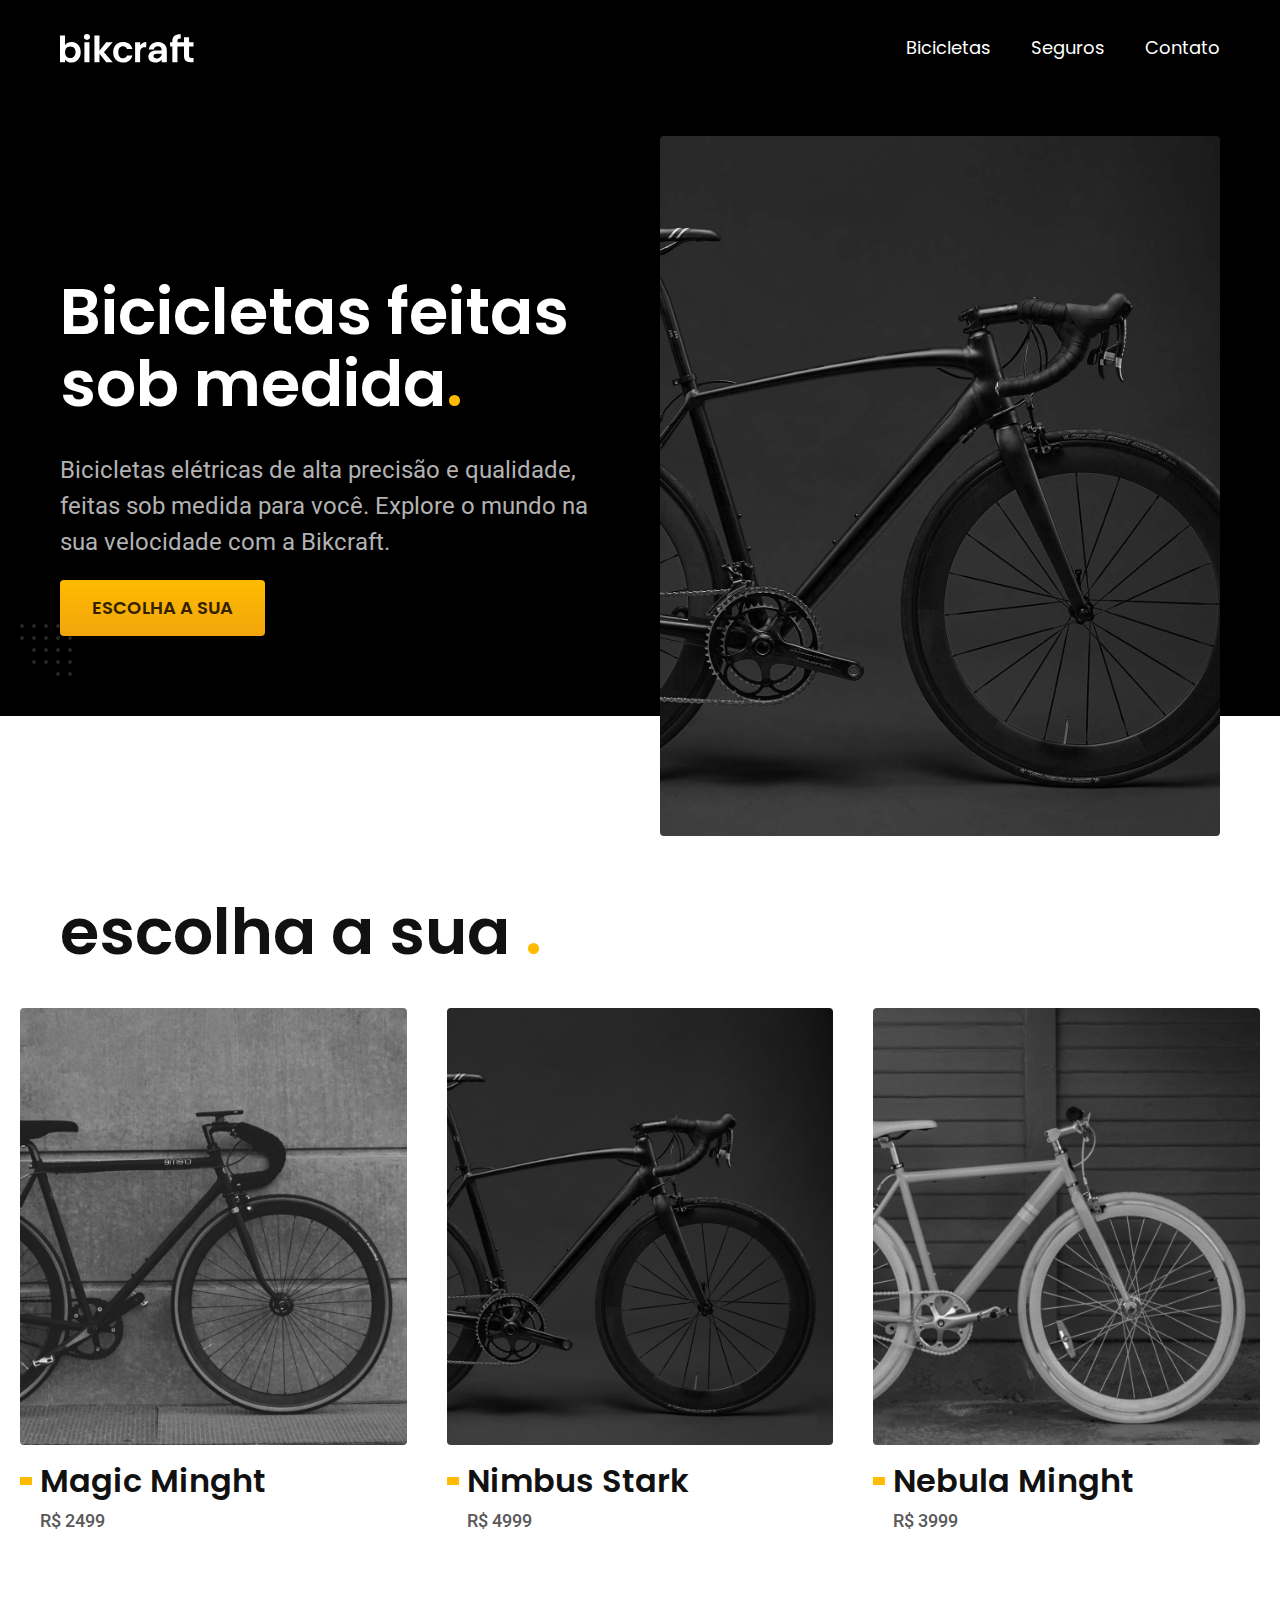
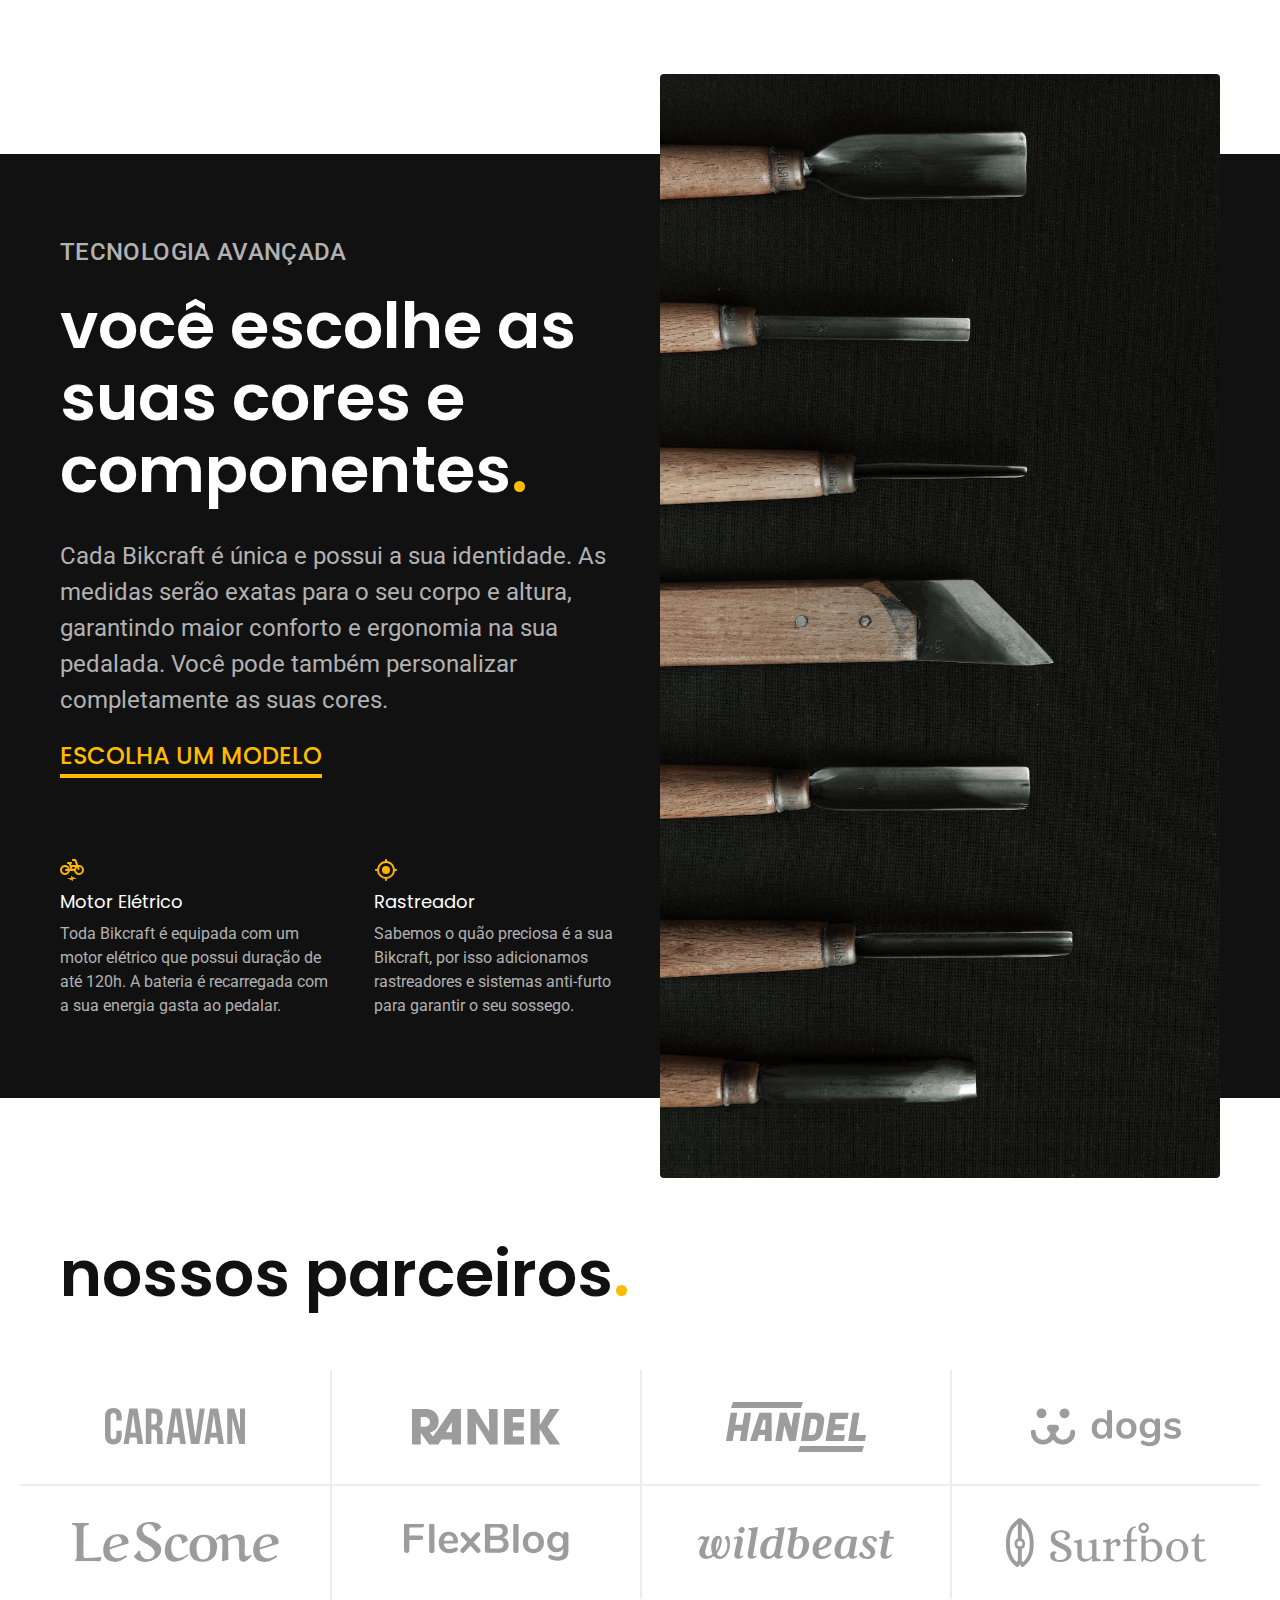
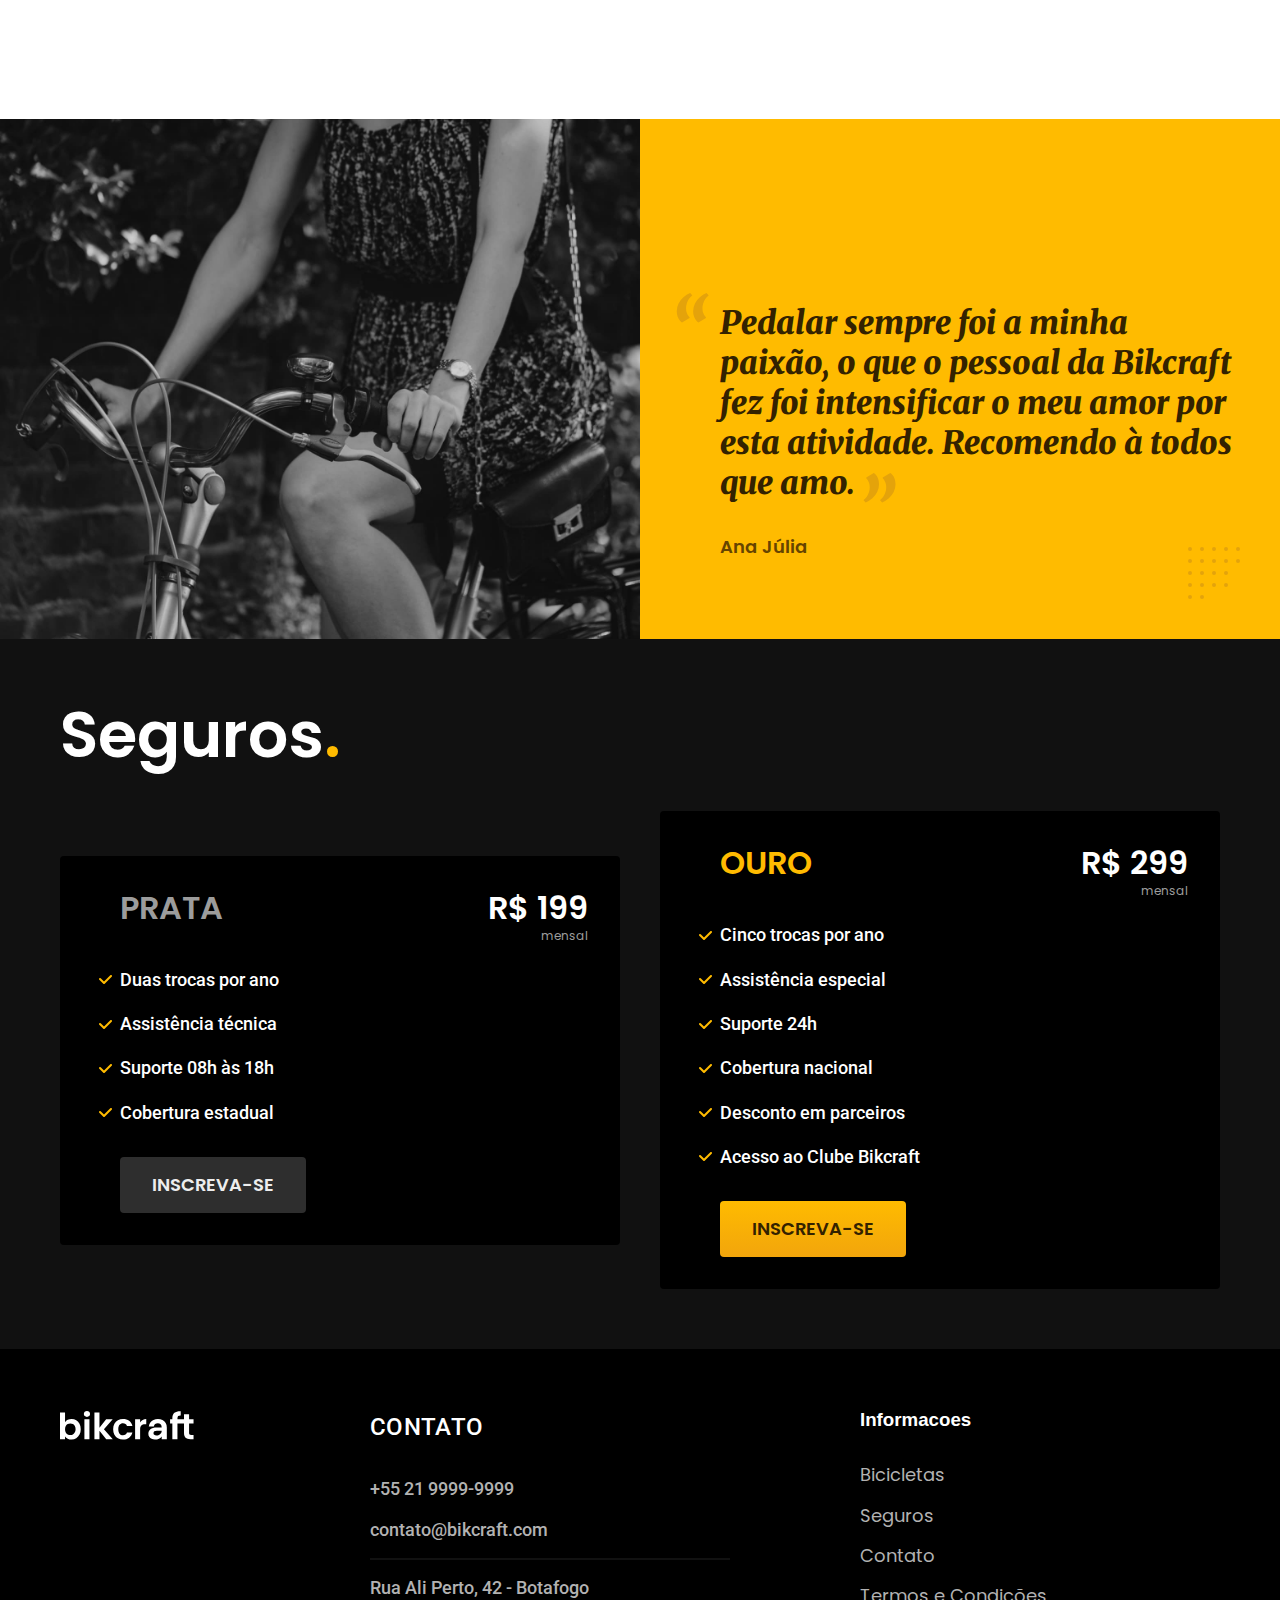
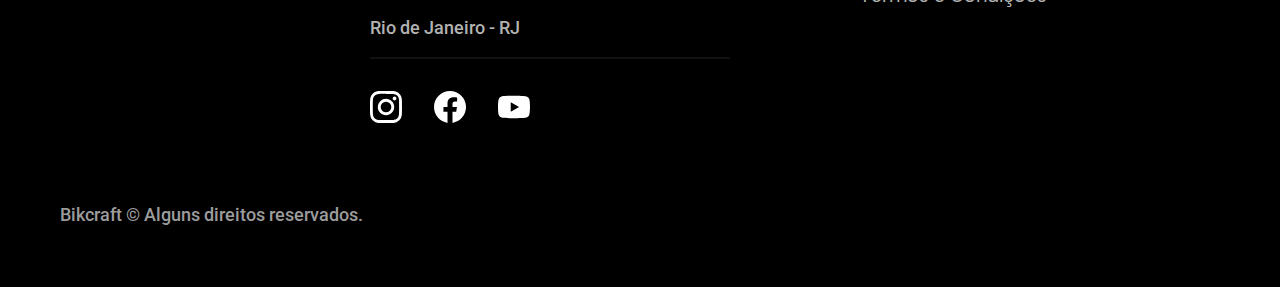
<file: index.html>
<!DOCTYPE html>
<html lang="pt-br">
<head>
    <meta charset="UTF-8">
    <meta name="viewport" content="width=device-width, initial-scale=1.0">
    <title>Bikcraft - Bicicletas Elétricas</title>
    <meta name="description" content="Bicicletas elétricas de alta precisão e qualidade, feitas sob medida para você. Explore o mundo na sua velocidade com a Bikcraft.">
    <link rel="icon" href="./favicon.svg" type="image/svg+xml">
    <link rel="preload" href="./css/style.min.css" as="style">
    <link rel="stylesheet" href="./css/style.min.css">
    <link rel="preconnect" href="https://fonts.googleapis.com">
    <link rel="preconnect" href="https://fonts.gstatic.com" crossorigin>
    <link href="https://fonts.googleapis.com/css2?family=Merriweather:ital,wght@1,900&family=Poppins:wght@400;600&family=Roboto:wght@500&display=swap" rel="stylesheet">
    
    <script>document.documentElement.classList.add('js');</script>
</head>
<body>
    <header class="header-bg">
        <div class="header container">
            <a href="./"><img src="./img/bikcraft.svg" width="136" height="32" alt="bikcraft"></a>
            <nav aria-label="primaria">
                <ul class="header-menu font-1-m cor-0">
                    <li><a href="./bicicletas.html">Bicicletas</a></li>
                    <li><a href="./seguros.html">Seguros</a></li>
                    <li><a href="./contato.html">Contato</a></li>
                </ul>
            </nav>
        </div>
    </header>

    <main class="introducao-bg">
        <div class="introducao container">
            <div class="introducao-conteudo">
                <h1 class="font-1-xxl cor-0 fadeInDown" data-anime="200">Bicicletas feitas sob medida<span class="cor-p1">.</span></h1>
                <p class="font-2-l cor-5" data-anime="400">Bicicletas elétricas de alta precisão e qualidade, feitas sob medida para você. Explore o mundo na sua velocidade com a Bikcraft.</p>
                <a class="botao fadeInDown" data-anime="600" href="./bicicletas.html">Escolha a sua</a>
            </div>
            <picture class="fadeInDown" data-anime="800">
                <source media="(max-width: 800px)" srcset="./img/bicicletas/nimbus.jpg">
                <img src="./img/fotos/introducao.jpg" width="1280" height="1600" alt="Bicicleta elétrica preta.">
            </picture>
        </div>
    </main>

    <article class="bicicletas-lista">
        <h2 class="container font-1-xxl"> escolha a sua <span class="cor-p1">.</span></h2>

        <ul>
            <li>
                <a href="./bicicletas/magic.html">
                    <img src="./img/bicicletas/magic-home.jpg" width="920" height="1040 alt="Bicicleta preta">
                    <h3 class="font-1-xl">Magic Minght</h3>
                    <span class="font-2-m cor-8">R$ 2499</span>
                </a>
            </li>

            <li>
                <a href="./bicicletas/nimbus.html">
                    <img src="./img/bicicletas/nimbus-home.jpg" width="920" height="1040 alt="Bicicleta preta">
                    <h3 class="font-1-xl">Nimbus Stark</h3>
                    <span class="font-2-m cor-8">R$ 4999</span>
                </a>
            </li>

            <li>
                <a href="./bicicletas/nebula.html">
                    <img src="./img/bicicletas/nebula-home.jpg" width="920" height="1040" alt="Bicicleta preta">
                    <h3 class="font-1-xl">Nebula Minght</h3>
                    <span class="font-2-m cor-8">R$ 3999</span>
                </a>
            </li>

        </ul>
    </article>

    <article class="tecnologia-bg">
        <div class="tecnologia container">
            <div class="tecnologia-conteudo">
                <span class="font-2-l-b cor-5">Tecnologia Avançada</span>
                <h2 class="font-1-xxl cor-0">você escolhe as suas cores e componentes<span class="cor-p1">.</span></h2>
                <p class="font-2-l cor-5">
                    Cada Bikcraft é única e possui a sua identidade. As medidas serão exatas para o seu corpo e altura, garantindo maior conforto e ergonomia na sua pedalada. Você pode também personalizar completamente as suas cores.
                </p>
                <a class="link" href="./bicicletas.html">Escolha um modelo</a>
                <div class="tecnologia-vantagens">
                    <div>
                        <img src="./img/icones/eletrica.svg" width="24" height="24" alt="">
                        <h3 class="font-1-m cor-0">Motor Elétrico</h3>
                        <p class="font-2-s cor-5">Toda Bikcraft é equipada com um motor elétrico que possui duração de até 120h. A bateria é recarregada com a sua energia gasta ao pedalar.</p>
                    </div>
                    <div>
                        <img src="./img/icones/rastreador.svg" width="24" height="24" alt="">
                        <h3 class="font-1-m cor-0">Rastreador</h3>
                        <p class="font-2-s cor-5">Sabemos o quão preciosa é a sua Bikcraft, por isso adicionamos rastreadores e sistemas anti-furto para garantir o seu sossego.</p>
                    </div>
                </div>
            </div>
            <div class="tecnologia-imagem">
                <img src="./img/fotos/tecnologia.jpg" width="1200" height="1920" alt="">
            </div>
        </div>
    </article>

    <section class="parceiros" aria-label="Nossos Parceiros">
        <h2 class="container font-1-xxl"> nossos parceiros<span class="cor-p1">.</span></h2>

        <ul>
            <li><img src="./img/parceiros/caravan.svg" alt="Caravan" width="140" height="38"></li>
            <li><img src="./img/parceiros/ranek.svg" alt="Ranek" width="149" height="36"></li>
            <li><img src="./img/parceiros/handel.svg" alt="Handel" width="140" height="50"></li>
            <li><img src="./img/parceiros/dogs.svg" alt="Dogs" width="152" height="39"></li>
            <li><img src="./img/parceiros/lescone.svg" alt="LeScone" width="208" height="41"></li>
            <li><img src="./img/parceiros/flexblog.svg" alt="FlexBlog" width="165" height="38"></li>
            <li><img src="./img/parceiros/wildbeast.svg" alt="Wildbeast" width="196" height="34"></li>
            <li><img src="./img/parceiros/surfbot.svg" alt="Surfbot" width="200" height="49"></li>
        </ul>
    </section>

    <section class="depoimento" aria-label="Depoimento">
        <div>
            <img src="./img/fotos/depoimento.jpg" width="1560" height="1360" alt="Pessoa pedalando uma bicicleta Bikcraft">
        </div>
        <div class="depoimento-conteudo">
            <blockquote class="font-1-xl cor-p5">
                <p>Pedalar sempre foi a minha paixão, o que o pessoal da Bikcraft fez foi intensificar o meu amor por esta atividade. Recomendo à todos que amo.</p>
            </blockquote>
            <span class="font-1-m-b cor-p4">Ana Júlia</span>
        </div>
    </section>

    <article class="seguros-bg">
        <div class="seguros container">
            <h2 class="font-1-xxl cor-0">Seguros<span class="cor-p1">.</span></h2>
            <div class="seguros-item">
                <h3 class="font-1-xl cor-6">PRATA</h3>
                <span class="font-1-xl cor-0">R$ 199 <span class="font-1-xs cor-6">mensal</span></span>
                <ul class="font-2-m cor-0">
                    <li>Duas trocas por ano</li>
                    <li>Assistência técnica</li>
                    <li>Suporte 08h às 18h</li>
                    <li>Cobertura estadual</li>
                </ul>
                <a class="botao secundario" href="./orcamento.html?tipo=seguro&produto=prata">Inscreva-se</a>
            </div>
            <div class="seguros-item">
                <h3 class="font-1-xl cor-p1">OURO</h3>
                <span class="font-1-xl cor-0">R$ 299 <span class="font-1-xs cor-6">mensal</span></span>
                <ul class="font-2-m cor-0">
                    <li>Cinco trocas por ano</li>
                    <li>Assistência especial</li>
                    <li>Suporte 24h</li>
                    <li>Cobertura nacional</li>
                    <li>Desconto em parceiros</li>
                    <li>Acesso ao Clube Bikcraft</li>
                </ul>
                <a class="botao" href="./orcamento.html?tipo=seguro&produto=ouro">Inscreva-se</a>
            </div>
        </div>
    </article>

    <footer class="footer-bg">
        <div class="footer container">
            <img src="./img/bikcraft.svg" width="136" height="32" alt="Bikcraft">
            <div class="footer-contato">
                <h3 class="font-2-l-b cor-0">Contato</h3>
                <ul class="font-2-m cor-5">
                    <li><a href="tel:+552199999999">+55 21 9999-9999</a></li>
                    <li><a href="mailto:contato@bikcraft.com">contato@bikcraft.com</a></li>
                    <li>Rua Ali Perto, 42 - Botafogo</li>
                    <li>Rio de Janeiro - RJ</li>
                </ul>
                <div class="footer-redes">
                    <a href="./">
                        <img src="./img/redes/instagram.svg" width="32" height="32" alt="Instagram">
                    </a>
                    <a href="./">
                        <img src="./img/redes/facebook.svg" width="32" height="32" alt="Facebook">
                    </a>
                    <a href="./">
                        <img src="./img/redes/youtube.svg" width="32" height="32" alt="Youtube">
                    </a>
                </div>
            </div>
            <div class="footer-informacoes">
                <h3 class="font-2-1-b cor-0">Informacoes</h3>
                <nav>
                    <ul class="font-1-m cor-5">
                        <li><a href="./bicicletas.html">Bicicletas</a></li>
                        <li><a href="./seguros.html">Seguros</a></li>
                        <li><a href="./contato.html">Contato</a></li>
                        <li><a href="./termos.html">Termos e Condições</a></li>
                    </ul>
                </nav>
            </div>
            <p class="footer-copy font-2-m cor-6">Bikcraft © Alguns direitos reservados.</p>
        </div>
    </footer>

    <script src="./js/plugins/simple-anime.js"></script>
    <script src="./js/script.js"></script>
</body>
</html>
</file>
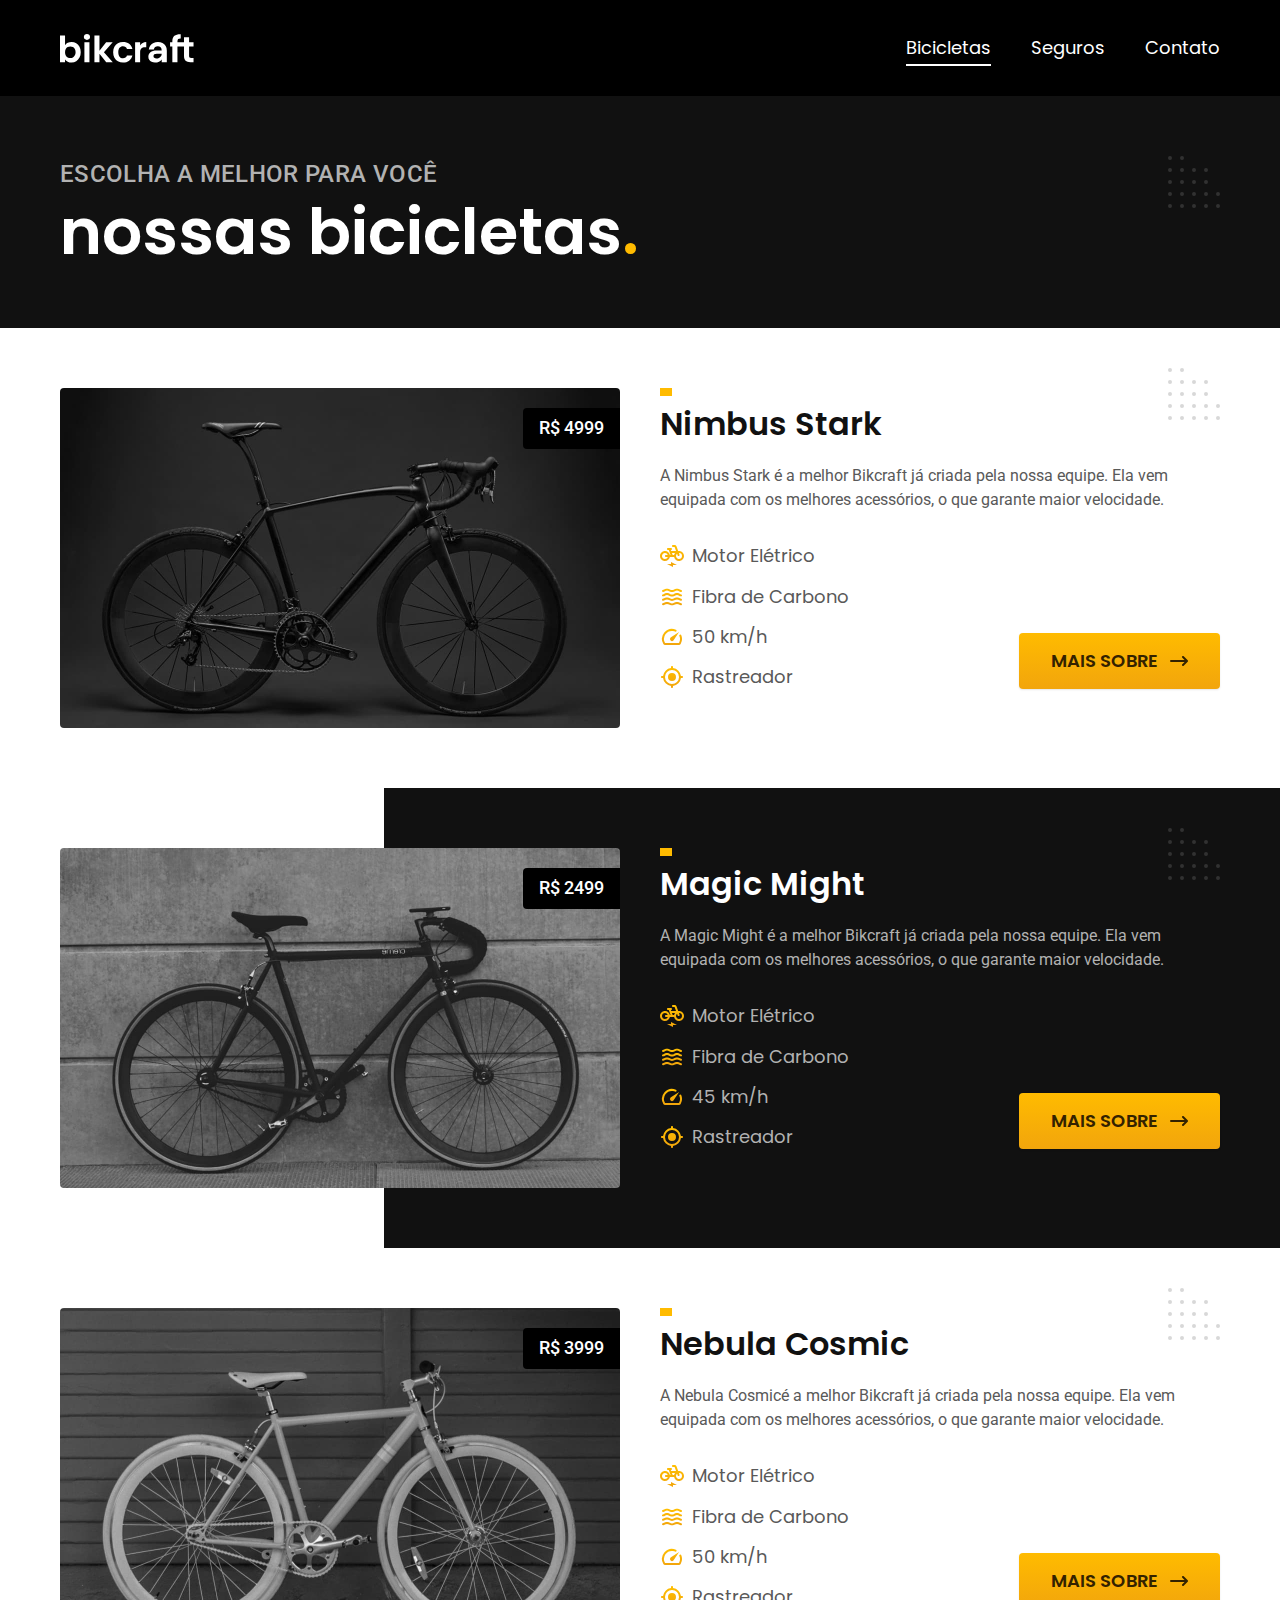
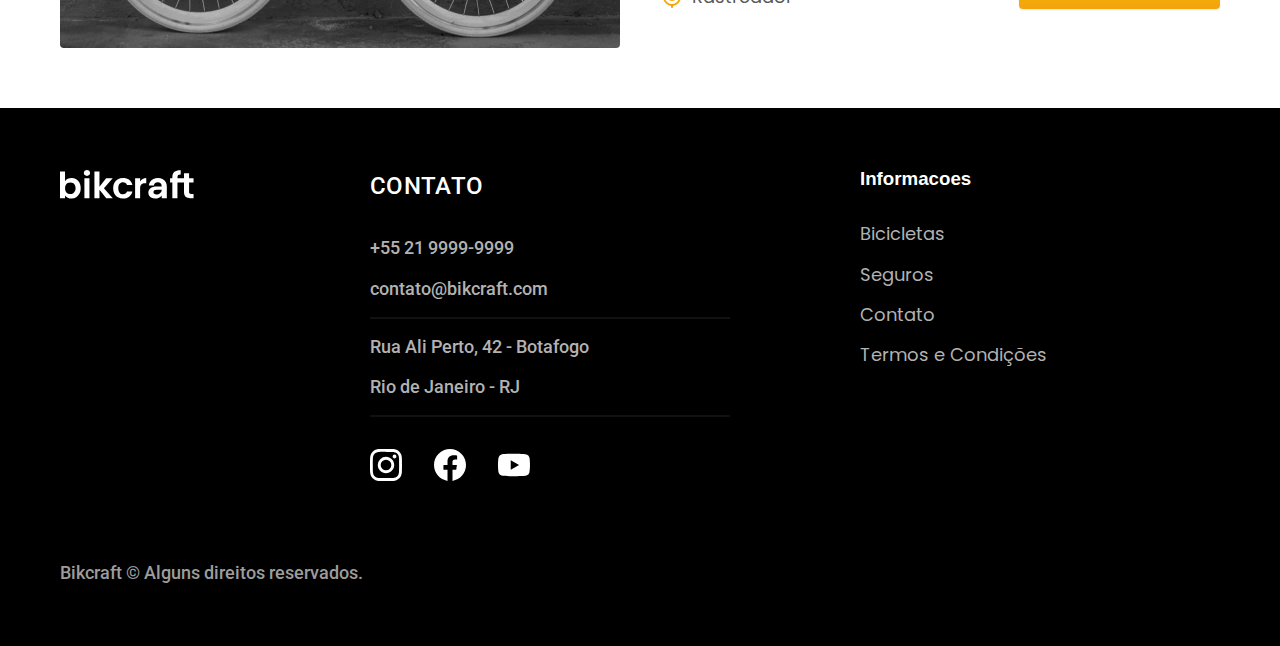
<file: bicicletas.html>
<!DOCTYPE html>
<html lang="pt-br">
<head>
    <meta charset="UTF-8">
    <meta name="viewport" content="width=device-width, initial-scale=1.0">
    <title>Bicicletas | Bikcraft</title>
    <meta name="description" content="Termos e condições">
    <link rel="preload" href="./css/style.min.css" as="style">
    <link rel="stylesheet" href="./css/style.min.css">
    <link rel="stylesheet" href="./css/style.min.css">
    <link rel="preconnect" href="https://fonts.googleapis.com">
    <link rel="preconnect" href="https://fonts.gstatic.com" crossorigin>
    <link href="https://fonts.googleapis.com/css2?family=Merriweather:ital,wght@1,900&family=Poppins:wght@400;600&family=Roboto:wght@500&display=swap" rel="stylesheet">
    <script>document.documentElement.classList.add('js');</script>
</head>
<body id="bicicletas">
    <header class="header-bg">
        <div class="header container">
            <a href="./"><img src="./img/bikcraft.svg" width="136" height="32" alt="bikcraft"></a>
            <nav aria-label="primaria">
                <ul class="header-menu font-1-m cor-0">
                    <li><a href="./bicicletas.html">Bicicletas</a></li>
                    <li><a href="./seguros.html">Seguros</a></li>
                    <li><a href="./contato.html">Contato</a></li>
                </ul>
            </nav>
        </div>
    </header>

<main>
    <div class="titulo-bg">
        <div class="titulo container">
            <p class="font-2-l-b cor-5">Escolha a melhor para você</p>
            <h1 class="font-1-xxl cor-0">nossas bicicletas<span class="cor-p1">.</span></h1>
        </div>
    </div>
    <div class="bicicletas container">
        <div class="bicicletas-imagem">
            <img src="./img/bicicletas/nimbus.jpg" width="1120" height="680" alt="Bicicleta preta">
            <span class="font-2-m cor-0">R$ 4999</span>
        </div>
        <div class="bicicletas-conteudo">
            <h2 class="font-1-xl">Nimbus Stark</h2>
            <p class="font-2-s cor-8">A Nimbus Stark é a melhor Bikcraft já criada pela nossa equipe. Ela vem equipada com os melhores acessórios, o que garante maior velocidade.</p>
            <ul class="font-1-m cor-8">
                <li><img src="./img/icones/eletrica.svg" width="32" height="32" alt="">Motor Elétrico</li>
                <li><img src="./img/icones/carbono.svg" width="32" height="32" alt="">Fibra de Carbono</li>
                <li><img src="./img/icones/velocidade.svg" width="32" height="32" alt="">50 km/h</li>
                <li><img src="./img/icones/rastreador.svg" width="32" height="32" alt="">Rastreador</li>
            </ul>
            <a class="botao seta" href="./bicicletas/nimbus.html">Mais Sobre</a>
        </div>
    </div>

    <div class="bicicletas-bg">
        <div class="bicicletas container">
            <div class="bicicletas-imagem">
                <img src="./img/bicicletas/magic.jpg" width="1120" height="680" alt="Bicicleta preta">
                <span class="font-2-m cor-0">R$ 2499</span>
            </div>
            <div class="bicicletas-conteudo">
                <h2 class="font-1-xl cor-0">Magic Might</h2>
                <p class="font-2-s cor-5">A Magic Might é a melhor Bikcraft já criada pela nossa equipe. Ela vem equipada com os melhores acessórios, o que garante maior velocidade.</p>
                <ul class="font-1-m cor-5">
                    <li><img src="./img/icones/eletrica.svg" width="32" height="32" alt="">Motor Elétrico</li>
                    <li><img src="./img/icones/carbono.svg" width="32" height="32" alt="">Fibra de Carbono</li>
                    <li><img src="./img/icones/velocidade.svg" width="32" height="32" alt="">45 km/h</li>
                    <li><img src="./img/icones/rastreador.svg" width="32" height="32" alt="">Rastreador</li>
                </ul>
                <a class="botao seta" href="./bicicletas/magic.html">Mais Sobre</a>
            </div>
        </div>
    </div>

    <div class="bicicletas container">
        <div class="bicicletas-imagem">
            <img src="./img/bicicletas/nebula.jpg" alt="Bicicleta preta">
            <span class="font-2-m cor-0">R$ 3999</span>
        </div>
        <div class="bicicletas-conteudo">
            <h2 class="font-1-xl">Nebula Cosmic</h2>
            <p class="font-2-s cor-8">A Nebula Cosmicé a melhor Bikcraft já criada pela nossa equipe. Ela vem equipada com os melhores acessórios, o que garante maior velocidade.</p>
            <ul class="font-1-m cor-8">
                <li><img src="./img/icones/eletrica.svg" width="32" height="32" alt="">Motor Elétrico</li>
                <li><img src="./img/icones/carbono.svg" width="32" height="32" alt="">Fibra de Carbono</li>
                <li><img src="./img/icones/velocidade.svg" width="32" height="32" alt="">50 km/h</li>
                <li><img src="./img/icones/rastreador.svg" alt="">Rastreador</li>
            </ul>
            <a class="botao seta" href="./bicicletas/nebula.html">Mais Sobre</a>
        </div>
    </div>

</main>

<footer class="footer-bg">
    <div class="footer container">
        <img src="./img/bikcraft.svg" width="136" height="32" alt="Bikcraft">
        <div class="footer-contato">
            <h3 class="font-2-l-b cor-0">Contato</h3>
            <ul class="font-2-m cor-5">
                <li><a href="tel:+552199999999">+55 21 9999-9999</a></li>
                <li><a href="mailto:contato@bikcraft.com">contato@bikcraft.com</a></li>
                <li>Rua Ali Perto, 42 - Botafogo</li>
                <li>Rio de Janeiro - RJ</li>
            </ul>
            <div class="footer-redes">
                <a href="./">
                    <img src="./img/redes/instagram.svg" width="32" height="32" alt="Instagram">
                </a>
                <a href="./">
                    <img src="./img/redes/facebook.svg" width="32" height="32" alt="Facebook">
                </a>
                <a href="./">
                    <img src="./img/redes/youtube.svg" width="32" height="32" alt="Youtube">
                </a>
            </div>
        </div>
        <div class="footer-informacoes">
            <h3 class="font-2-1-b cor-0">Informacoes</h3>
            <nav>
                <ul class="font-1-m cor-5">
                    <li><a href="./bicicletas.html">Bicicletas</a></li>
                    <li><a href="./seguros.html">Seguros</a></li>
                    <li><a href="./contato.html">Contato</a></li>
                    <li><a href="./termos.html">Termos e Condições</a></li>
                </ul>
            </nav>
        </div>
        <p class="footer-copy font-2-m cor-6">Bikcraft © Alguns direitos reservados.</p>
    </div>
</footer>

    <script src="./js/script.js"></script>
</body>
</html>
</file>
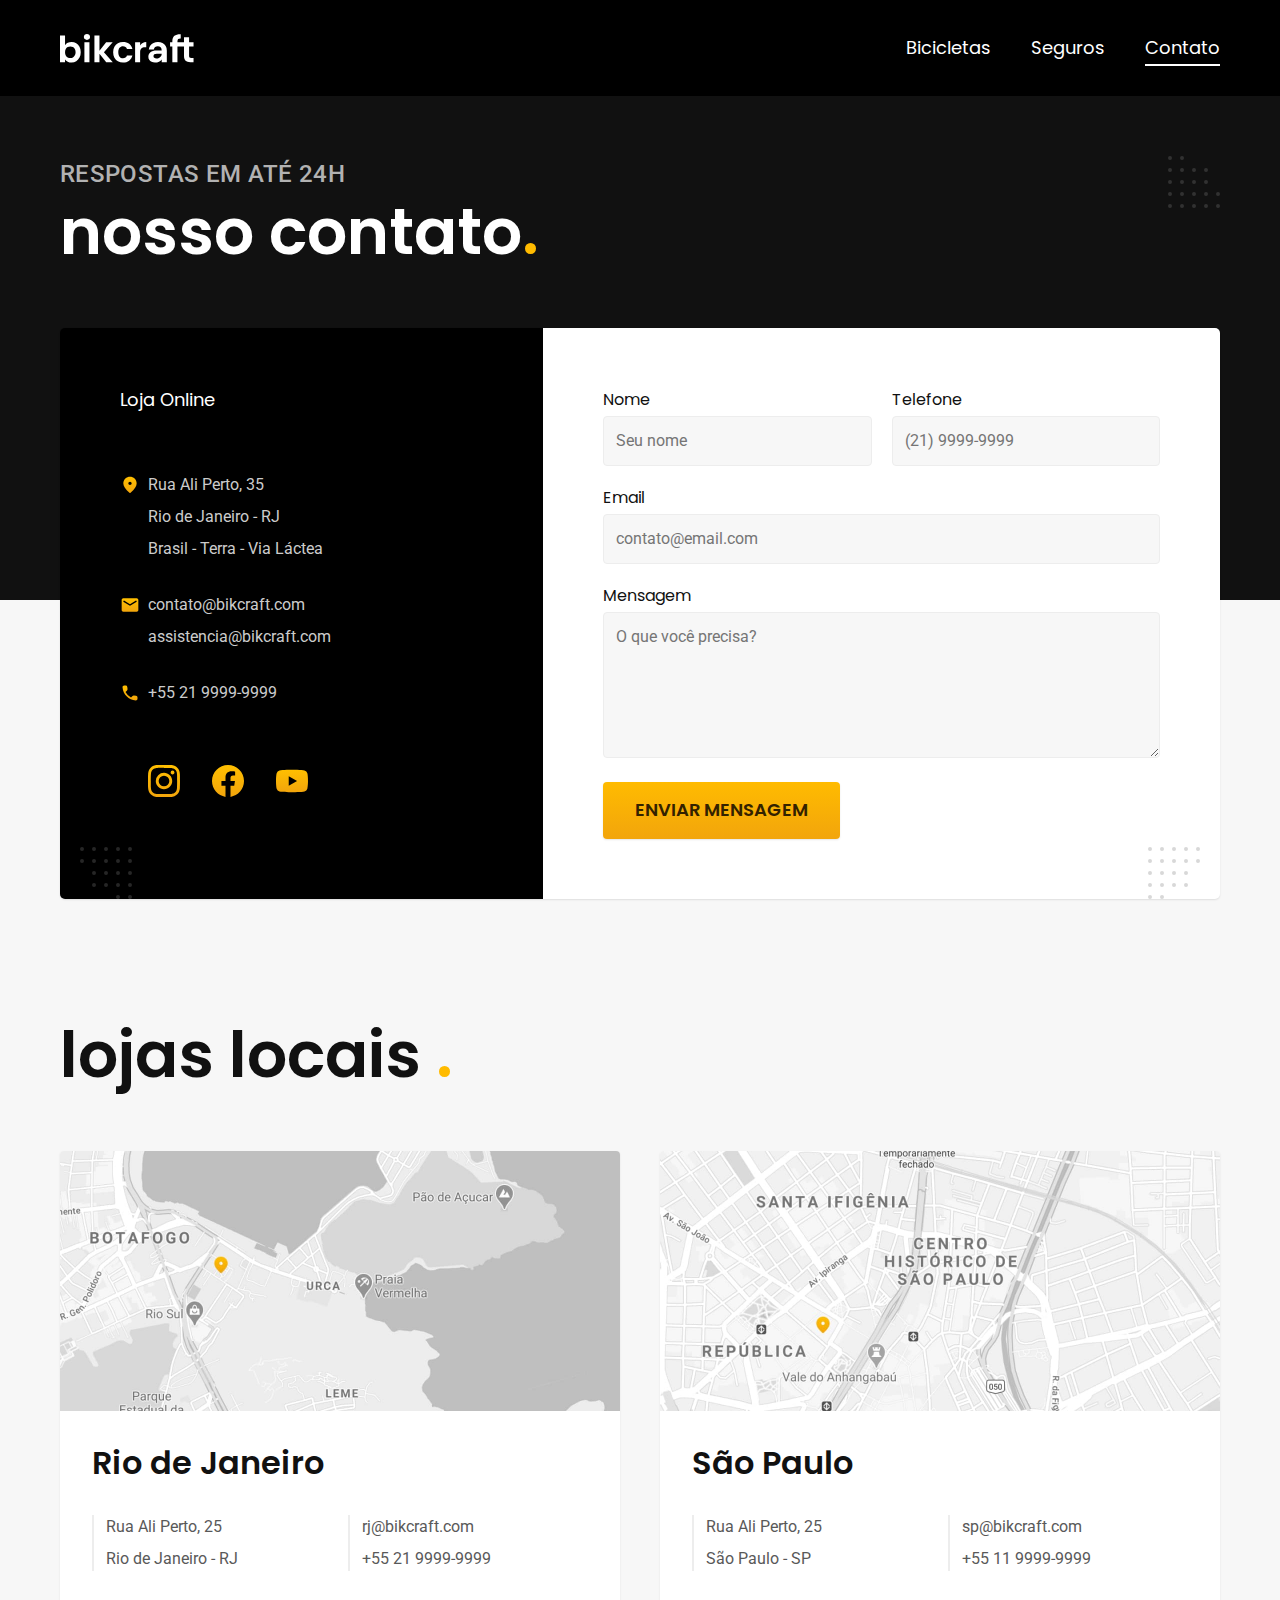
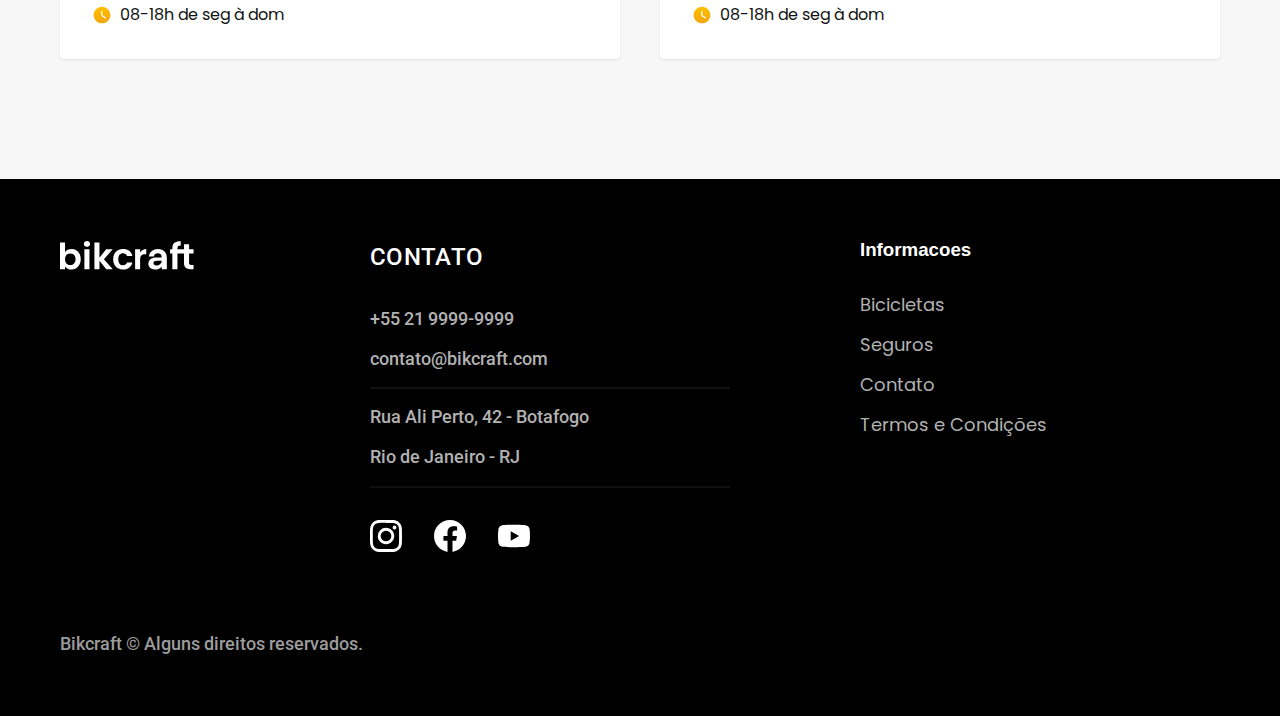
<file: contato.html>
<!DOCTYPE html>
<html lang="pt-br">
<head>
    <meta charset="UTF-8">
    <meta name="viewport" content="width=device-width, initial-scale=1.0">
    <title>Contato | Bikcraft</title>
    <meta name="description" content="Termos e condições">
    <link rel="preload" href="./css/style.min.css" as="style">
    <link rel="stylesheet" href="./css/style.min.css">
    <link rel="stylesheet" href="./css/style.min.css">
    <link rel="preconnect" href="https://fonts.googleapis.com">
    <link rel="preconnect" href="https://fonts.gstatic.com" crossorigin>
    <link href="https://fonts.googleapis.com/css2?family=Merriweather:ital,wght@1,900&family=Poppins:wght@400;600&family=Roboto:wght@500&display=swap" rel="stylesheet">
    <script>document.documentElement.classList.add('js');</script>
</head>
<body id="contato">
    <header class="header-bg">
        <div class="header container">
            <a href="./"><img src="./img/bikcraft.svg" width="136" height="32" alt="bikcraft"></a>
            <nav aria-label="primaria">
                <ul class="header-menu font-1-m cor-0">
                    <li><a href="./bicicletas.html">Bicicletas</a></li>
                    <li><a href="./seguros.html">Seguros</a></li>
                    <li><a href="./contato.html">Contato</a></li>
                </ul>
            </nav>
        </div>
    </header>

<main>
    <div class="titulo-bg">
        <div class="titulo container">
            <p class="font-2-l-b cor-5">Respostas em até 24h</p>
            <h1 class="font-1-xxl cor-0">nosso contato<span class="cor-p1">.</span></h1>
        </div>
    </div>

    <div class="contato container">
        <section class="contato-dados aria-label="Endereço">
            <h2 class="font-1-m cor-0">Loja Online</h2>
            <div class="contato-endereco font-2-s cor-4">
                <p>Rua Ali Perto, 35</p>
                <p>Rio de Janeiro - RJ</p>
                <p>Brasil - Terra - Via Láctea</p>
            </div>
            <address class="contato-meios font-2-s cor-4">
                <a href="mailto:contato@bikcraft.com">contato@bikcraft.com</a>
                <a href="mailto:assistencia@bikcraft.com">assistencia@bikcraft.com</a>
                <a href="tel:+552199999999">+55 21 9999-9999</a>
            </address>
            <div class="contato-redes">
                <a href="./">
                    <img src="./img/redes/instagram-p.svg" width="32" height="32" alt="Instagram">
                </a>
                <a href="./">
                    <img src="./img/redes/facebook-p.svg" width="32" height="32"  alt="Facebook">
                </a>
                <a href="./">
                    <img src="./img/redes/youtube-p.svg" width="32" height="32"  alt="Youtube">
                </a>
            </div>
        </section>
        <section class="contato-formulario" aria-label="Formulário">
            <form class="form" action="./enviar.php" method="post">
                <div>
                    <label for="nome">Nome</label>
                    <input type="text" id="nome" name="nome" placeholder="Seu nome">
                </div>
                <div>
                    <label for="telefone">Telefone</label>
                    <input type="text" id="telefone" name="telefone" placeholder="(21) 9999-9999">
                </div>
                <div class="col-2">
                    <label for="email">Email</label>
                    <input type="email" id="email" name="email" placeholder="contato@email.com" required>
                </div>
                <div class="col-2">
                    <label for="mensagem">Mensagem</label>
                    <textarea rows="5" name="mensagem" id="mensagem" placeholder="O que você precisa?"></textarea>
                </div>
                <button class="botao col-2">Enviar Mensagem</button>
            </form>
        </section>
    </div>
</main>

    <article class="lojas container">
        <h2 class="font-1-xxl">lojas locais <span class="cor-p1">.</span></h2>
        <div class="lojas-item">
            <img src="./img/lojas/rj.jpg" width="1120" height="520" alt="mapa marcando o endereço em Rua Ali Perto, 25 - Rio de Janeiro - RJ">
            <div class="lojas-conteudo">
                <h3 class="font-1-xl">Rio de Janeiro</h3>
                <div class="lojas-dados font-2-s cor-8">
                    <p>Rua Ali Perto, 25</p>
                    <p>Rio de Janeiro - RJ</p>
                </div>
                <div class="lojas-dados font-2-s cor-8">
                    <a href="mailto:rj@bikcraft.com">rj@bikcraft.com</a>
                    <a href="tel:+552199999999">+55 21 9999-9999</a>
                </div>
                <p class="lojas-tempo font-1-s"><img src="./img/icones/horario.svg" width="20" height="20" alt="">08-18h de seg à dom</p>
            </div>
        </div>

        <div class="lojas-item">
            <img src="./img/lojas/sp.jpg" width="1120" height="520" alt="mapa marcando o endereço em Rua Ali Perto, 25 - Rio de Janeiro - RJ">
            <div class="lojas-conteudo">
                <h3 class="font-1-xl">São Paulo</h3>
                <div class="lojas-dados font-2-s cor-8">
                    <p>Rua Ali Perto, 25</p>
                    <p>São Paulo - SP</p>
                </div>
                <div class="lojas-dados font-2-s cor-8">
                    <a href="mailto:sp@bikcraft.com">sp@bikcraft.com</a>
                    <a href="tel:+551199999999">+55 11 9999-9999</a>
                </div>
                <p class="lojas-tempo font-1-s"><img src="./img/icones/horario.svg" width="20" height="20" alt="">08-18h de seg à dom</p>
            </div>
        </div>



        
    </article>

<footer class="footer-bg">
    <div class="footer container">
        <img src="./img/bikcraft.svg" width="136" height="32" alt="Bikcraft">
        <div class="footer-contato">
            <h3 class="font-2-l-b cor-0">Contato</h3>
            <ul class="font-2-m cor-5">
                <li><a href="tel:+552199999999">+55 21 9999-9999</a></li>
                <li><a href="mailto:contato@bikcraft.com">contato@bikcraft.com</a></li>
                <li>Rua Ali Perto, 42 - Botafogo</li>
                <li>Rio de Janeiro - RJ</li>
            </ul>
            <div class="footer-redes">
                <a href="./">
                    <img src="./img/redes/instagram.svg" width="32" height="32" alt="Instagram">
                </a>
                <a href="./">
                    <img src="./img/redes/facebook.svg" width="32" height="32" alt="Facebook">
                </a>
                <a href="./">
                    <img src="./img/redes/youtube.svg" width="32" height="32" alt="Youtube">
                </a>
            </div>
        </div>
        <div class="footer-informacoes">
            <h3 class="font-2-1-b cor-0">Informacoes</h3>
            <nav>
                <ul class="font-1-m cor-5">
                    <li><a href="./bicicletas.html">Bicicletas</a></li>
                    <li><a href="./seguros.html">Seguros</a></li>
                    <li><a href="./contato.html">Contato</a></li>
                    <li><a href="./termos.html">Termos e Condições</a></li>
                </ul>
            </nav>
        </div>
        <p class="footer-copy font-2-m cor-6">Bikcraft © Alguns direitos reservados.</p>
    </div>
</footer>

    <script src="./js/script.js"></script>
    <script src="./js/formulario.js"></script>
</body>
</html>
</file>
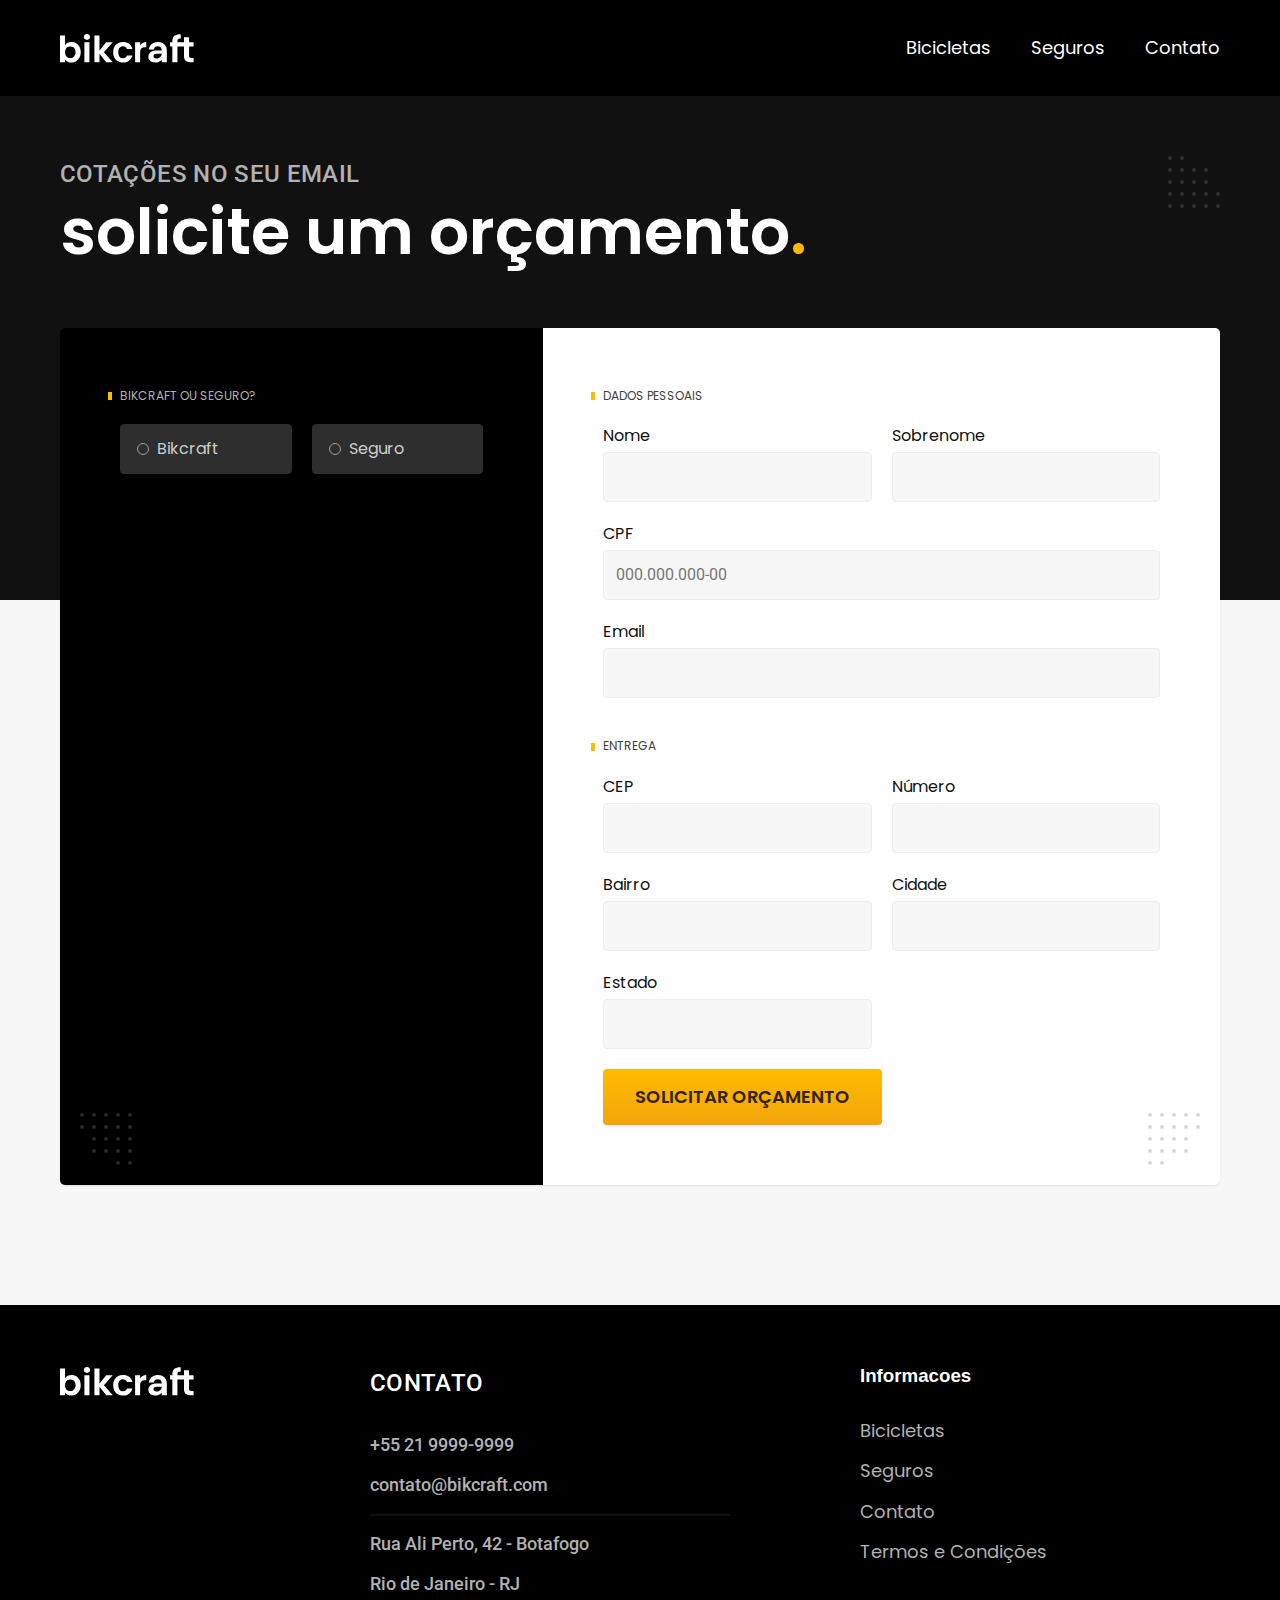
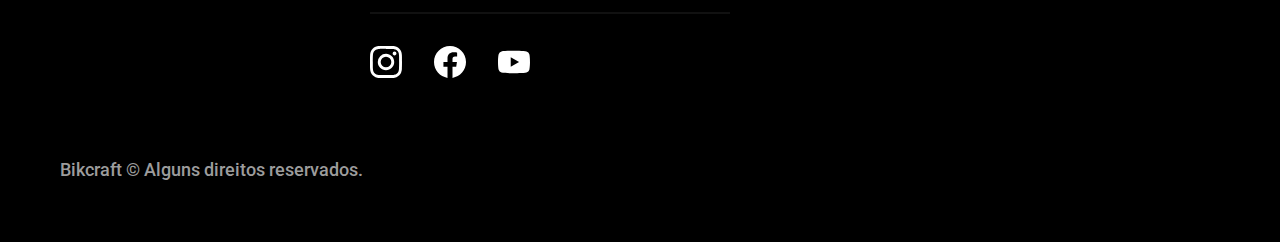
<file: orcamento.html>
<!DOCTYPE html>
<html lang="pt-br">
<head>
    <meta charset="UTF-8">
    <meta name="viewport" content="width=device-width, initial-scale=1.0">
    <title>Orçamento | Bikcraft</title>
    <meta name="description" content="Termos e condições">
    <link rel="preload" href="./css/style.min.css" as="style">
    <link rel="stylesheet" href="./css/style.min.css">
    <link rel="stylesheet" href="./css/style.min.css">
    <link rel="preconnect" href="https://fonts.googleapis.com">
    <link rel="preconnect" href="https://fonts.gstatic.com" crossorigin>
    <link href="https://fonts.googleapis.com/css2?family=Merriweather:ital,wght@1,900&family=Poppins:wght@400;600&family=Roboto:wght@500&display=swap" rel="stylesheet">
    <script>document.documentElement.classList.add('js');</script>
</head>
<body id="orcamento">
    <header class="header-bg">
        <div class="header container">
            <a href="./"><img src="./img/bikcraft.svg" width="136" height="32" alt="bikcraft"></a>
            <nav aria-label="primaria">
                <ul class="header-menu font-1-m cor-0">
                    <li><a href="./bicicletas.html">Bicicletas</a></li>
                    <li><a href="./seguros.html">Seguros</a></li>
                    <li><a href="./contato.html">Contato</a></li>
                </ul>
            </nav>
        </div>
    </header>

    <main>
        <div class="titulo-bg">
            <div class="titulo container">
                <p class="font-2-l-b cor-5">Cotações no seu email</p>
                <h1 class="font-1-xxl cor-0">solicite um orçamento<span class="cor-p1">.</span></h1>
            </div>
        </div>
        <form class="orcamento container" action="./enviar.php" method="post">
            <div class="orcamento-produto">
                <h2 class="font-1-xs cor-5">Bikcraft ou Seguro?</h2>
                
                <input type="radio" name="tipo" value="bikcraft" id="bikcraft">
                <label for="bikcraft">Bikcraft</label>

                <input type="radio" name="tipo" value="seguro" id="seguro">
                <label for="seguro">Seguro</label>

                <div class="orcamento-conteudo" id="orcamento-bikcraft">
                    <h2 class="font-1-xs cor-5">Escolha a sua</h2>

                    <input type="radio" name="produto" value="nimbus" id="nimbus">
                    <label for="nimbus">Nimbus Stark <span>R$ 4999</span></label>
                    <div class="orcamento-detalhes">
                        <ul class="font-1-xs cor-8">
                            <li><img src="./img/icones/eletrica.svg" width="32" height="32" alt="">Motor Elétrico</li>
                            <li><img src="./img/icones/carbono.svg" width="32" height="32" alt="">Fibra de Carbono</li>
                            <li><img src="./img/icones/velocidade.svg" width="32" height="32" alt="">50 km/h</li>
                            <li><img src="./img/icones/rastreador.svg" width="32" height="32" alt="">Rastreador</li>
                        </ul>
                        <img src="./img/bicicletas/nimbus.jpg" width="1120" height="680" alt="Bicicleta Preta">
                    </div>

                    <input type="radio" name="produto" value="magic" id="magic">
                    <label for="magic">Magic Might <span>R$ 2499</span></label>
                    <div class="orcamento-detalhes">
                        <ul class="font-1-xs cor-8">
                            <li><img src="./img/icones/eletrica.svg" width="32" height="32" alt="">Motor Elétrico</li>
                            <li><img src="./img/icones/carbono.svg" width="32" height="32" alt="">Fibra de Carbono</li>
                            <li><img src="./img/icones/velocidade.svg" width="32" height="32" alt="">45 km/h</li>
                            <li><img src="./img/icones/rastreador.svg" width="32" height="32" alt="">Rastreador</li>
                        </ul>
                        <img src="./img/bicicletas/magic.jpg" alt="Bicicleta Preta">
                    </div>

                    <input type="radio" name="produto" value="nebula" id="nebula">
                    <label for="nebula">Nebula Cosmic <span>R$ 3999</span></label>
                    <div class="orcamento-detalhes">
                        <ul class="font-1-xs cor-8">
                            <li><img src="./img/icones/eletrica.svg" width="32" height="32" alt="">Motor Elétrico</li>
                            <li><img src="./img/icones/carbono.svg" width="32" height="32" alt="">Fibra de Carbono</li>
                            <li><img src="./img/icones/velocidade.svg" width="32" height="32" alt="">40 km/h</li>
                            <li><img src="./img/icones/rastreador.svg" width="32" height="32" alt="">Rastreador</li>
                        </ul>
                        <img src="./img/bicicletas/nebula.jpg" alt="Bicicleta Branca">
                    </div>
                </div>

                <div class="orcamento-conteudo" id="orcamento-seguro">
                    <h2 class="font-1-xs cor-5">Escolha o plano</h2>

                    <input type="radio" name="produto" value="prata" id="prata">
                    <label for="prata">Prata<span>R$ 199</span></label>

                    <input type="radio" name="produto" value="ouro" id="ouro">
                    <label for="ouro">Ouro<span>R$ 299</span></label>
                </div>

            </div>
            <div class="orcamento-dados form">
                <h2 class="font-1-xs cor-9 col-2">Dados pessoais</h2>
                <div>
                    <label for="nome">Nome</label>
                    <input type="text" id="nome" name="nome">
                </div>
                <div>
                    <label for="sobrenome">Sobrenome</label>
                    <input type="text" id="sobrenome" name="sobrenome">
                </div>
                <div class="col-2">
                    <label for="cpf">CPF</label>
                    <input type="text" id="cpf" name="cpf" placeholder="000.000.000-00">
                </div>
                <div class="col-2">
                    <label for="email">Email</label>
                    <input type="email" id="email" name="email" required>
                </div>
                <h2 class="font-1-xs cor-9 col-2">entrega</h2>
                <div>
                    <label for="cep">CEP</label>
                    <input type="text" id="cep" name="cep">
                </div>
                <div>
                    <label for="numero">Número</label>
                    <input type="text" id="numero" name="numero">
                </div>
                <div>
                    <label for="bairro">Bairro</label>
                    <input type="text" id="bairro" name="bairro">
                </div>
                <div>
                    <label for="cidade">Cidade</label>
                    <input type="text" id="cidade" name="cidade">
                </div>
                <div>
                    <label for="estado">Estado</label>
                    <input type="text" id="estado" name="estado">
                </div>
                <button class="botao col-2">Solicitar Orçamento</button>
            </div>
        </form>
    </main>

<footer class="footer-bg">
    <div class="footer container">
        <img src="./img/bikcraft.svg" width="136" height="32" alt="Bikcraft">
        <div class="footer-contato">
            <h3 class="font-2-l-b cor-0">Contato</h3>
            <ul class="font-2-m cor-5">
                <li><a href="tel:+552199999999">+55 21 9999-9999</a></li>
                <li><a href="mailto:contato@bikcraft.com">contato@bikcraft.com</a></li>
                <li>Rua Ali Perto, 42 - Botafogo</li>
                <li>Rio de Janeiro - RJ</li>
            </ul>
            <div class="footer-redes">
                <a href="./">
                    <img src="./img/redes/instagram.svg" width="32" height="32" alt="Instagram">
                </a>
                <a href="./">
                    <img src="./img/redes/facebook.svg" width="32" height="32" alt="Facebook">
                </a>
                <a href="./">
                    <img src="./img/redes/youtube.svg" width="32" height="32" alt="Youtube">
                </a>
            </div>
        </div>
        <div class="footer-informacoes">
            <h3 class="font-2-1-b cor-0">Informacoes</h3>
            <nav>
                <ul class="font-1-m cor-5">
                    <li><a href="./bicicletas.html">Bicicletas</a></li>
                    <li><a href="./seguros.html">Seguros</a></li>
                    <li><a href="./contato.html">Contato</a></li>
                    <li><a href="./termos.html">Termos e Condições</a></li>
                </ul>
            </nav>
        </div>
        <p class="footer-copy font-2-m cor-6">Bikcraft © Alguns direitos reservados.</p>
    </div>
</footer>

    <script src="./js/script.js"></script>
    <script src="./js/formulario.js"></script>
</body>
</html>
</file>
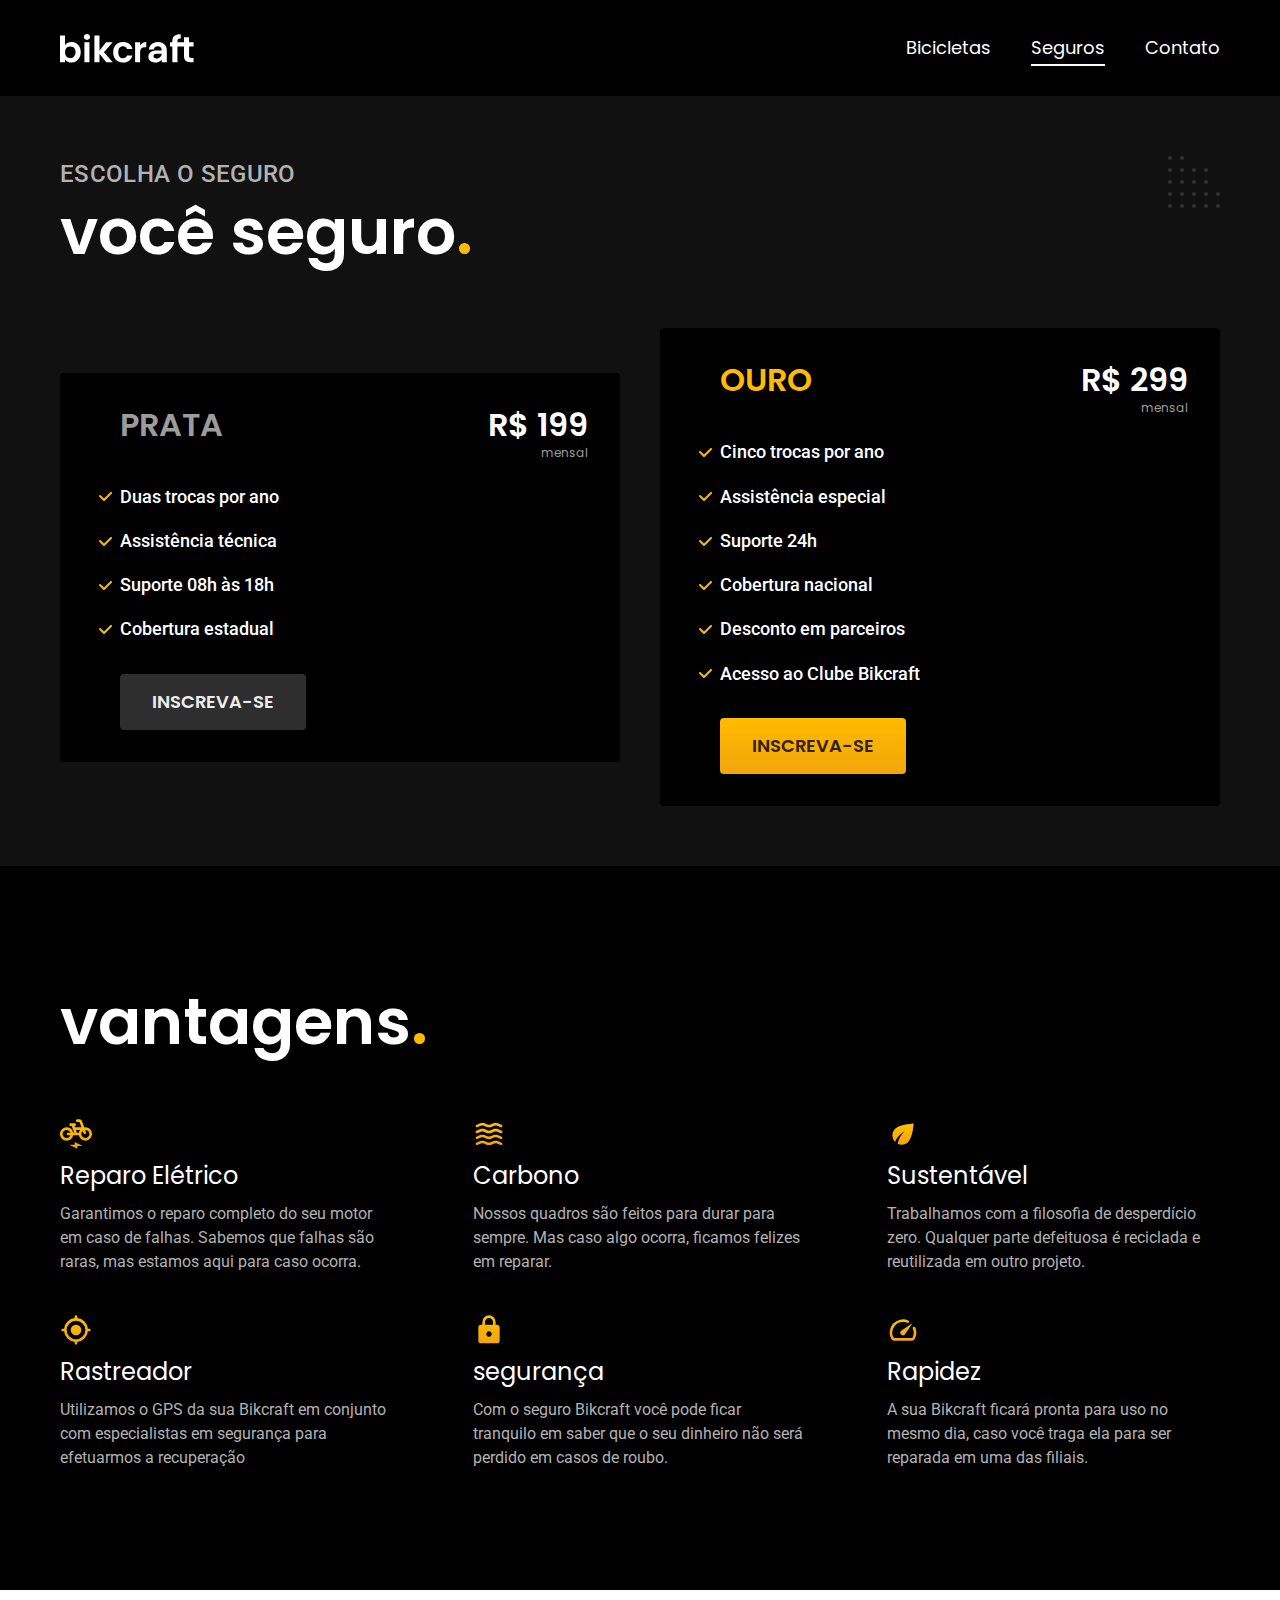
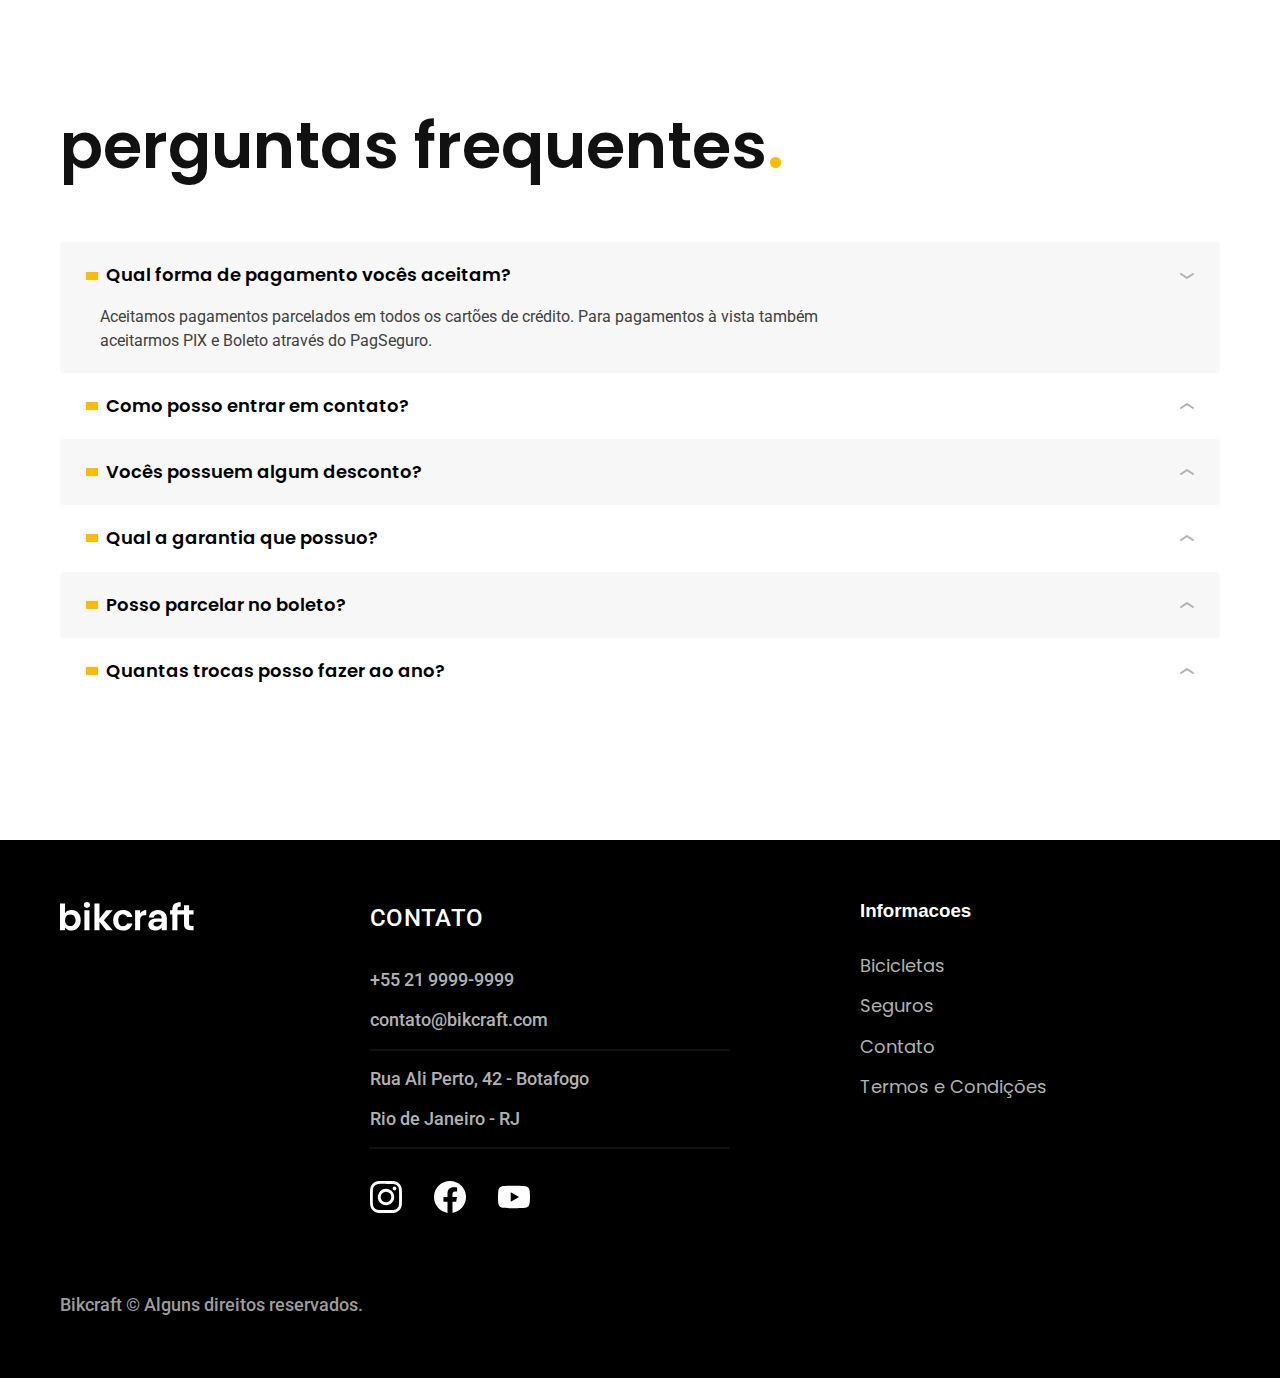
<file: seguros.html>
<!DOCTYPE html>
<html lang="pt-br">
<head>
    <meta charset="UTF-8">
    <meta name="viewport" content="width=device-width, initial-scale=1.0">
    <title>Seguros | Bikcraft</title>
    <meta name="description" content="Termos e condições">
    <link rel="preload" href="./css/style.min.css" as="style">
    <link rel="stylesheet" href="./css/style.min.css">
    <link rel="stylesheet" href="./css/style.min.css">
    <link rel="preconnect" href="https://fonts.googleapis.com">
    <link rel="preconnect" href="https://fonts.gstatic.com" crossorigin>
    <link href="https://fonts.googleapis.com/css2?family=Merriweather:ital,wght@1,900&family=Poppins:wght@400;600&family=Roboto:wght@500&display=swap" rel="stylesheet">
    <script>document.documentElement.classList.add('js');</script>
</head>
<body id="seguros">
    <header class="header-bg">
        <div class="header container">
            <a href="./"><img src="./img/bikcraft.svg" width="136" height="32" alt="bikcraft"></a>
            <nav aria-label="primaria">
                <ul class="header-menu font-1-m cor-0">
                    <li><a href="./bicicletas.html">Bicicletas</a></li>
                    <li><a href="./seguros.html">Seguros</a></li>
                    <li><a href="./contato.html">Contato</a></li>
                </ul>
            </nav>
        </div>
    </header>

<main class="seguros-bg">
    <div class="titulo-bg">
        <div class="titulo container">
            <p class="font-2-l-b cor-5">Escolha o seguro</p>
            <h1 class="font-1-xxl cor-0">você seguro<span class="cor-p1">.</span></h1>
        </div>
    </div>

    <div class="seguros container fadeInLeft" data-anime="200">
        <div class="seguros-item">
            <h3 class="font-1-xl cor-6">PRATA</h3>
            <span class="font-1-xl cor-0">R$ 199 <span class="font-1-xs cor-6">mensal</span></span>
            <ul class="font-2-m cor-0">
                <li>Duas trocas por ano</li>
                <li>Assistência técnica</li>
                <li>Suporte 08h às 18h</li>
                <li>Cobertura estadual</li>
            </ul>
            <a class="botao secundario" href="./orcamento.html?tipo=seguro&produto=prata">Inscreva-se</a>
        </div>
        <div class="seguros-item fadeInRight" data-anime="400">
            <h3 class="font-1-xl cor-p1">OURO</h3>
            <span class="font-1-xl cor-0">R$ 299 <span class="font-1-xs cor-6">mensal</span></span>
            <ul class="font-2-m cor-0">
                <li>Cinco trocas por ano</li>
                <li>Assistência especial</li>
                <li>Suporte 24h</li>
                <li>Cobertura nacional</li>
                <li>Desconto em parceiros</li>
                <li>Acesso ao Clube Bikcraft</li>
            </ul>
            <a class="botao" href="./orcamento.html?tipo=seguro&produto=ouro">Inscreva-se</a>
        </div>
    </div>

</main>

    <article class="vantagens-bg">
        <div class="vantagens container">
            <h2 class="font-1-xxl cor-0">vantagens<span class="cor-p1">.</span></h2>
            <ul>
                <li><img src="./img/icones/eletrica.svg" width="32" height="32" alt="">
                    <h3 class="font-1-l cor-0">Reparo Elétrico</h3>
                    <p class="font-2-s cor-5">Garantimos o reparo completo do seu motor em caso de falhas. Sabemos que falhas são raras, mas estamos aqui para caso ocorra.</p>
                </li>
                <li><img src="./img/icones/carbono.svg" width="32" height="32" alt="">
                    <h3 class="font-1-l cor-0">Carbono</h3>
                    <p class="font-2-s cor-5">Nossos quadros são feitos para durar para sempre. Mas caso algo ocorra, ficamos felizes em reparar.</p>
                </li>
                <li><img src="./img/icones/sustentavel.svg" width="32" height="32" alt="">
                    <h3 class="font-1-l cor-0">Sustentável</h3>
                    <p class="font-2-s cor-5">Trabalhamos com a filosofia de desperdício zero. Qualquer parte defeituosa é reciclada e reutilizada em outro projeto.</p>
                </li>
                <li><img src="./img/icones/rastreador.svg" width="32" height="32" alt="">
                    <h3 class="font-1-l cor-0">Rastreador</h3>
                    <p class="font-2-s cor-5">Utilizamos o GPS da sua Bikcraft em conjunto com especialistas em segurança para efetuarmos a recuperação</p>
                </li>
                <li><img src="./img/icones/seguro.svg" width="32" height="32" alt="">
                    <h3 class="font-1-l cor-0">segurança</h3>
                    <p class="font-2-s cor-5">Com o seguro Bikcraft você pode ficar tranquilo em saber que o seu dinheiro não será perdido em casos de roubo.</p>
                </li>
                <li><img src="./img/icones/velocidade.svg" width="32" height="32" alt="">
                    <h3 class="font-1-l cor-0">Rapidez</h3>
                    <p class="font-2-s cor-5">A sua Bikcraft ficará pronta para uso no mesmo dia, caso você traga ela para ser reparada em uma das filiais.</p>
                </li>

            </ul>
        </div>
    </article>

    <article class="perguntas container">
        <h2 class="font-1-xxl">perguntas frequentes<span class="cor-p1">.</span></h2>
        <dl>
            <div>
                <dt><button class="font-1-m-b" aria-controls="pergunta1" aria-expanded="true">Qual forma de pagamento vocês aceitam?</button> </dt>
                <dd id="pergunta1" class="font-2-s cor-9 ativa">Aceitamos pagamentos parcelados em todos os cartões de crédito. Para pagamentos à vista também aceitarmos PIX e Boleto através do PagSeguro.</dd>
            </div>
            <div>
                <dt><button class="font-1-m-b" aria-controls="pergunta2" aria-expanded="false">Como posso entrar em contato?</button></dt>
                <dd id="pergunta2" class="font-2-s cor-9">Aceitamos pagamentos parcelados em todos os cartões de crédito. Para pagamentos à vista também aceitarmos PIX e Boleto através do PagSeguro.</dd>
            </div>
            <div>
                <dt><button class="font-1-m-b" aria-controls="pergunta3" aria-expanded="false">Vocês possuem algum desconto?</button></dt>
                <dd id="pergunta3" class="font-2-s cor-9">Aceitamos pagamentos parcelados em todos os cartões de crédito. Para pagamentos à vista também aceitarmos PIX e Boleto através do PagSeguro.</dd>
            </div>
            <div>
                <dt><button class="font-1-m-b" aria-controls="pergunta4" aria-expanded="false">Qual a garantia que possuo?</button></dt>
                <dd id="pergunta4" class="font-2-s cor-9">Aceitamos pagamentos parcelados em todos os cartões de crédito. Para pagamentos à vista também aceitarmos PIX e Boleto através do PagSeguro.</dd>
            </div>
            <div>
                <dt><button class="font-1-m-b" aria-controls="pergunta5" aria-expanded="false">Posso parcelar no boleto?</button></dt>
                <dd id="pergunta5" class="font-2-s cor-9">Aceitamos pagamentos parcelados em todos os cartões de crédito. Para pagamentos à vista também aceitarmos PIX e Boleto através do PagSeguro.</dd>
            </div>
            <div>
                <dt><button class="font-1-m-b" aria-controls="pergunta6" aria-expanded="false">Quantas trocas posso fazer ao ano?</button></dt>
                <dd id="pergunta6" class="font-2-s cor-9">Aceitamos pagamentos parcelados em todos os cartões de crédito. Para pagamentos à vista também aceitarmos PIX e Boleto através do PagSeguro.</dd>
            </div>
        </dl>

    </article>

<footer class="footer-bg">
    <div class="footer container">
        <img src="./img/bikcraft.svg" width="136" height="32" alt="Bikcraft">
        <div class="footer-contato">
            <h3 class="font-2-l-b cor-0">Contato</h3>
            <ul class="font-2-m cor-5">
                <li><a href="tel:+552199999999">+55 21 9999-9999</a></li>
                <li><a href="mailto:contato@bikcraft.com">contato@bikcraft.com</a></li>
                <li>Rua Ali Perto, 42 - Botafogo</li>
                <li>Rio de Janeiro - RJ</li>
            </ul>
            <div class="footer-redes">
                <a href="./">
                    <img src="./img/redes/instagram.svg" width="32" height="32" alt="Instagram">
                </a>
                <a href="./">
                    <img src="./img/redes/facebook.svg" width="32" height="32" alt="Facebook">
                </a>
                <a href="./">
                    <img src="./img/redes/youtube.svg" width="32" height="32" alt="Youtube">
                </a>
            </div>
        </div>
        <div class="footer-informacoes">
            <h3 class="font-2-1-b cor-0">Informacoes</h3>
            <nav>
                <ul class="font-1-m cor-5">
                    <li><a href="./bicicletas.html">Bicicletas</a></li>
                    <li><a href="./seguros.html">Seguros</a></li>
                    <li><a href="./contato.html">Contato</a></li>
                    <li><a href="./termos.html">Termos e Condições</a></li>
                </ul>
            </nav>
        </div>
        <p class="footer-copy font-2-m cor-6">Bikcraft © Alguns direitos reservados.</p>
    </div>
</footer>

    <script src="./js/plugins/simple-anime.js"></script>
    <script src="./js/script.js"></script>
</body>
</html>
</file>
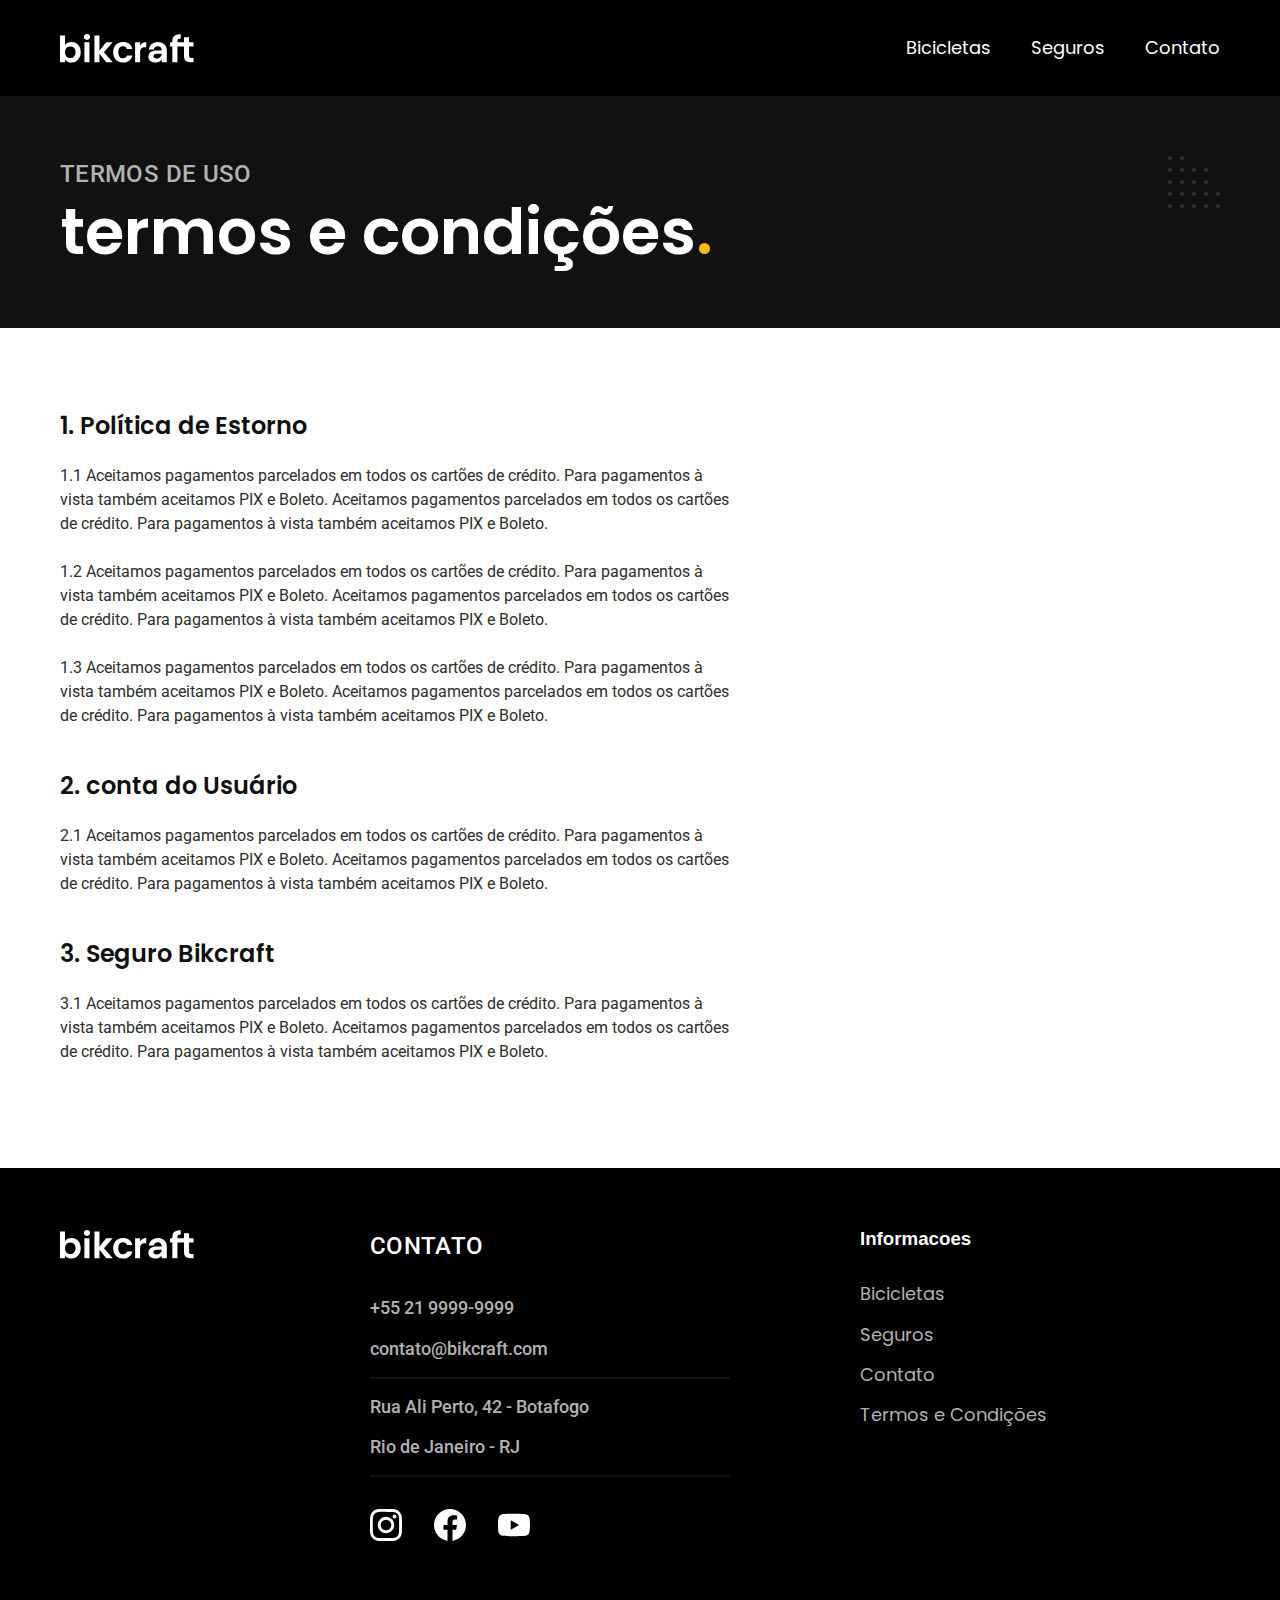
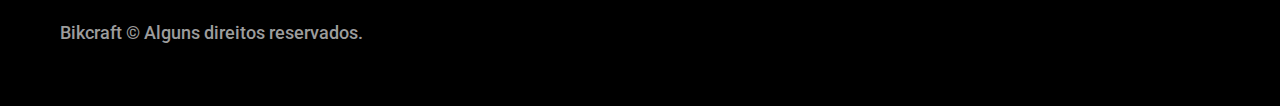
<file: termos.html>
<!DOCTYPE html>
<html lang="pt-br">
<head>
    <meta charset="UTF-8">
    <meta name="viewport" content="width=device-width, initial-scale=1.0">
    <title>Termos e Condições | Bikcraft</title>
    <meta name="description" content="Termos e condições">
    <link rel="preload" href="./css/style.min.css" as="style">
    <link rel="stylesheet" href="./css/style.min.css">
    <link rel="stylesheet" href="./css/style.min.css">
    <link rel="preconnect" href="https://fonts.googleapis.com">
    <link rel="preconnect" href="https://fonts.gstatic.com" crossorigin>
    <link href="https://fonts.googleapis.com/css2?family=Merriweather:ital,wght@1,900&family=Poppins:wght@400;600&family=Roboto:wght@500&display=swap" rel="stylesheet">
    <script>document.documentElement.classList.add('js');</script>
</head>
<body>
    <header class="header-bg">
        <div class="header container">
            <a href="./"><img src="./img/bikcraft.svg" width="136" height="32" alt="bikcraft"></a>
            <nav aria-label="primaria">
                <ul class="header-menu font-1-m cor-0">
                    <li><a href="./bicicletas.html">Bicicletas</a></li>
                    <li><a href="./seguros.html">Seguros</a></li>
                    <li><a href="./contato.html">Contato</a></li>
                </ul>
            </nav>
        </div>
    </header>

<main>
    <div class="titulo-bg">
        <div class="titulo container">
            <p class="font-2-l-b cor-5">Termos de uso</p>
            <h1 class="font-1-xxl cor-0">termos e condições<span class="cor-p1">.</span></h1>
        </div>
    </div>
    <div class="termos font-2-s cor-10 container">
        <h2 class="font-1-l cor-11">1. Política de Estorno</h2>
        <p>1.1 Aceitamos pagamentos parcelados em todos os cartões de crédito. Para pagamentos à vista também aceitamos PIX e Boleto. Aceitamos pagamentos parcelados em todos os cartões de crédito. Para pagamentos à vista também aceitamos PIX e Boleto.</p>
        <p>1.2 Aceitamos pagamentos parcelados em todos os cartões de crédito. Para pagamentos à vista também aceitamos PIX e Boleto. Aceitamos pagamentos parcelados em todos os cartões de crédito. Para pagamentos à vista também aceitamos PIX e Boleto.</p>
        <p>1.3 Aceitamos pagamentos parcelados em todos os cartões de crédito. Para pagamentos à vista também aceitamos PIX e Boleto. Aceitamos pagamentos parcelados em todos os cartões de crédito. Para pagamentos à vista também aceitamos PIX e Boleto.</p>

        <h2 class="font-1-l cor-11">2. conta do Usuário</h2>
        <p>2.1 Aceitamos pagamentos parcelados em todos os cartões de crédito. Para pagamentos à vista também aceitamos PIX e Boleto. Aceitamos pagamentos parcelados em todos os cartões de crédito. Para pagamentos à vista também aceitamos PIX e Boleto.</p>

        <h2 class="font-1-l cor-11">3. Seguro Bikcraft</h2>
        <p>3.1 Aceitamos pagamentos parcelados em todos os cartões de crédito. Para pagamentos à vista também aceitamos PIX e Boleto. Aceitamos pagamentos parcelados em todos os cartões de crédito. Para pagamentos à vista também aceitamos PIX e Boleto.</p>
    </div>
</main>

<footer class="footer-bg">
    <div class="footer container">
        <img src="./img/bikcraft.svg" width="136" height="32" alt="Bikcraft">
        <div class="footer-contato">
            <h3 class="font-2-l-b cor-0">Contato</h3>
            <ul class="font-2-m cor-5">
                <li><a href="tel:+552199999999">+55 21 9999-9999</a></li>
                <li><a href="mailto:contato@bikcraft.com">contato@bikcraft.com</a></li>
                <li>Rua Ali Perto, 42 - Botafogo</li>
                <li>Rio de Janeiro - RJ</li>
            </ul>
            <div class="footer-redes">
                <a href="./">
                    <img src="./img/redes/instagram.svg" width="32" height="32" alt="Instagram">
                </a>
                <a href="./">
                    <img src="./img/redes/facebook.svg" width="32" height="32" alt="Facebook">
                </a>
                <a href="./">
                    <img src="./img/redes/youtube.svg" width="32" height="32" alt="Youtube">
                </a>
            </div>
        </div>
        <div class="footer-informacoes">
            <h3 class="font-2-1-b cor-0">Informacoes</h3>
            <nav>
                <ul class="font-1-m cor-5">
                    <li><a href="./bicicletas.html">Bicicletas</a></li>
                    <li><a href="./seguros.html">Seguros</a></li>
                    <li><a href="./contato.html">Contato</a></li>
                    <li><a href="./termos.html">Termos e Condições</a></li>
                </ul>
            </nav>
        </div>
        <p class="footer-copy font-2-m cor-6">Bikcraft © Alguns direitos reservados.</p>
    </div>
</footer>

    <script src="./js/script.js"></script>
</body>
</html>
</file>
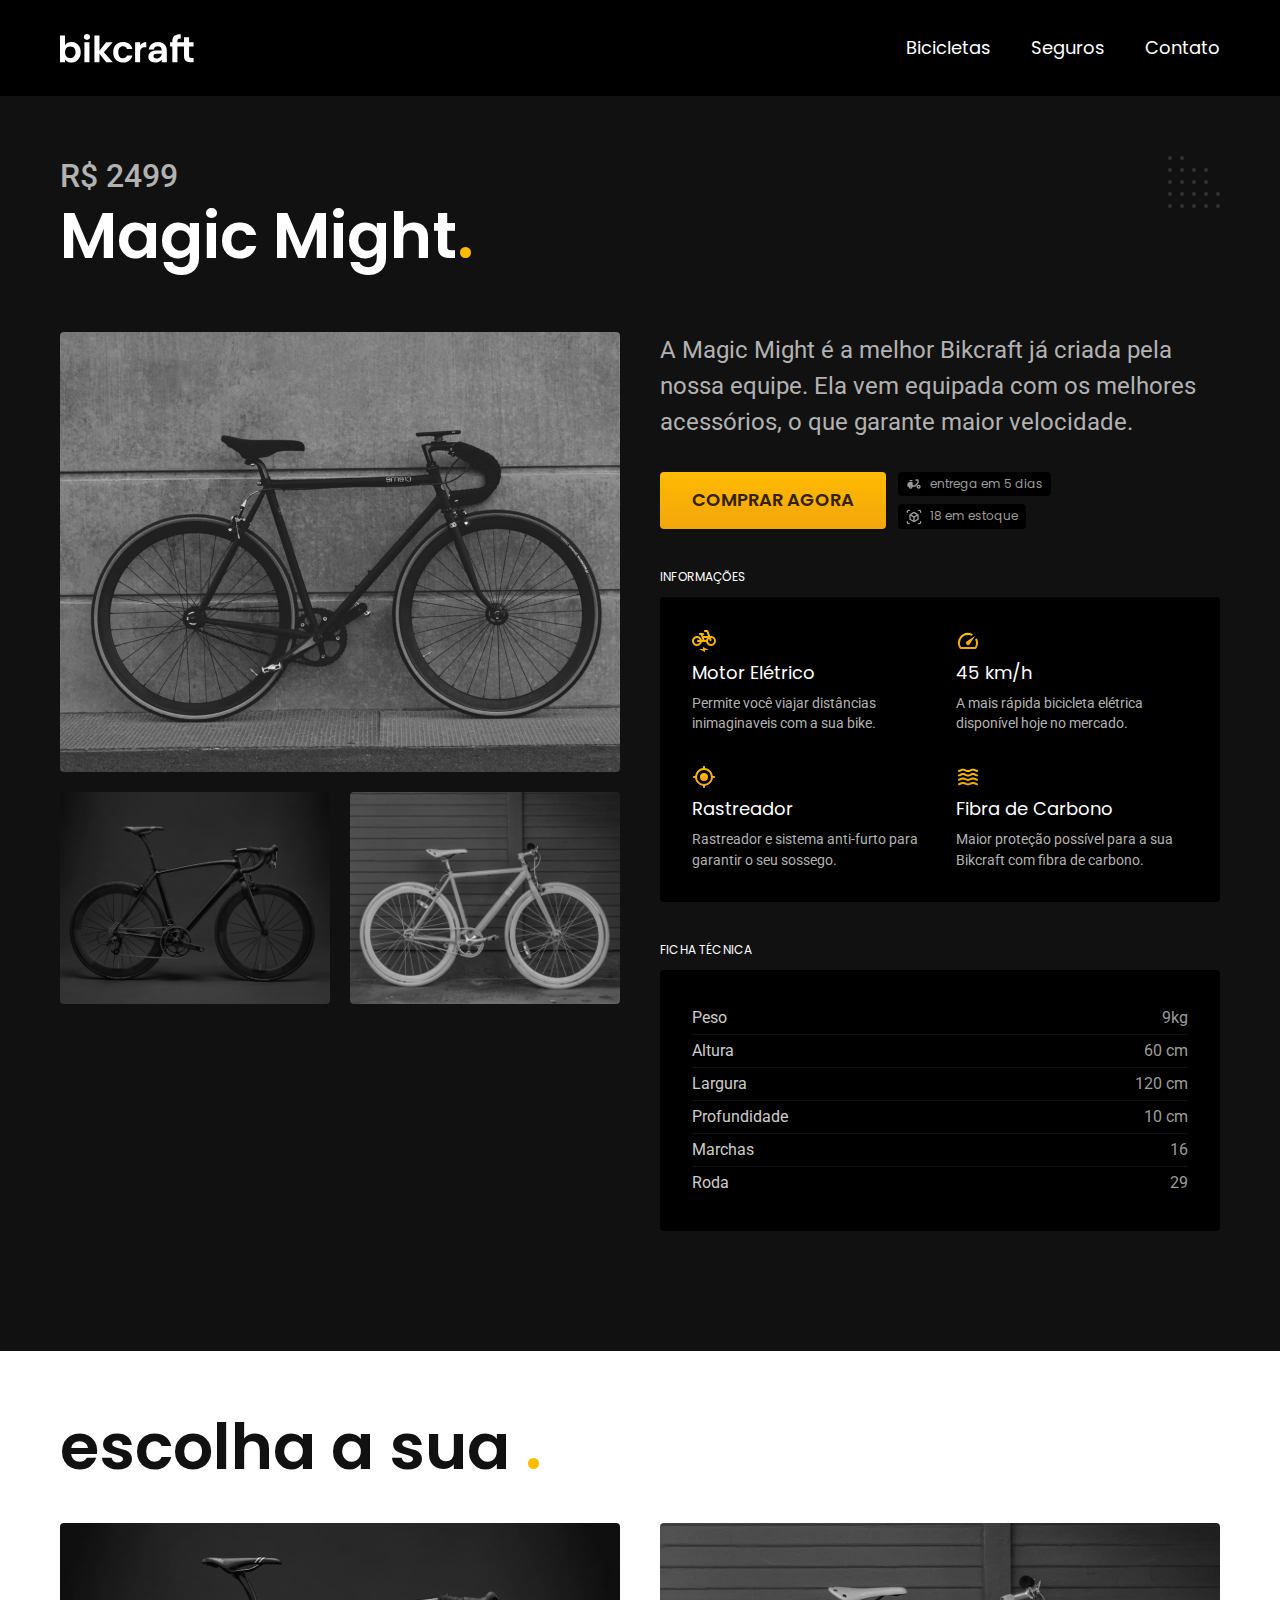
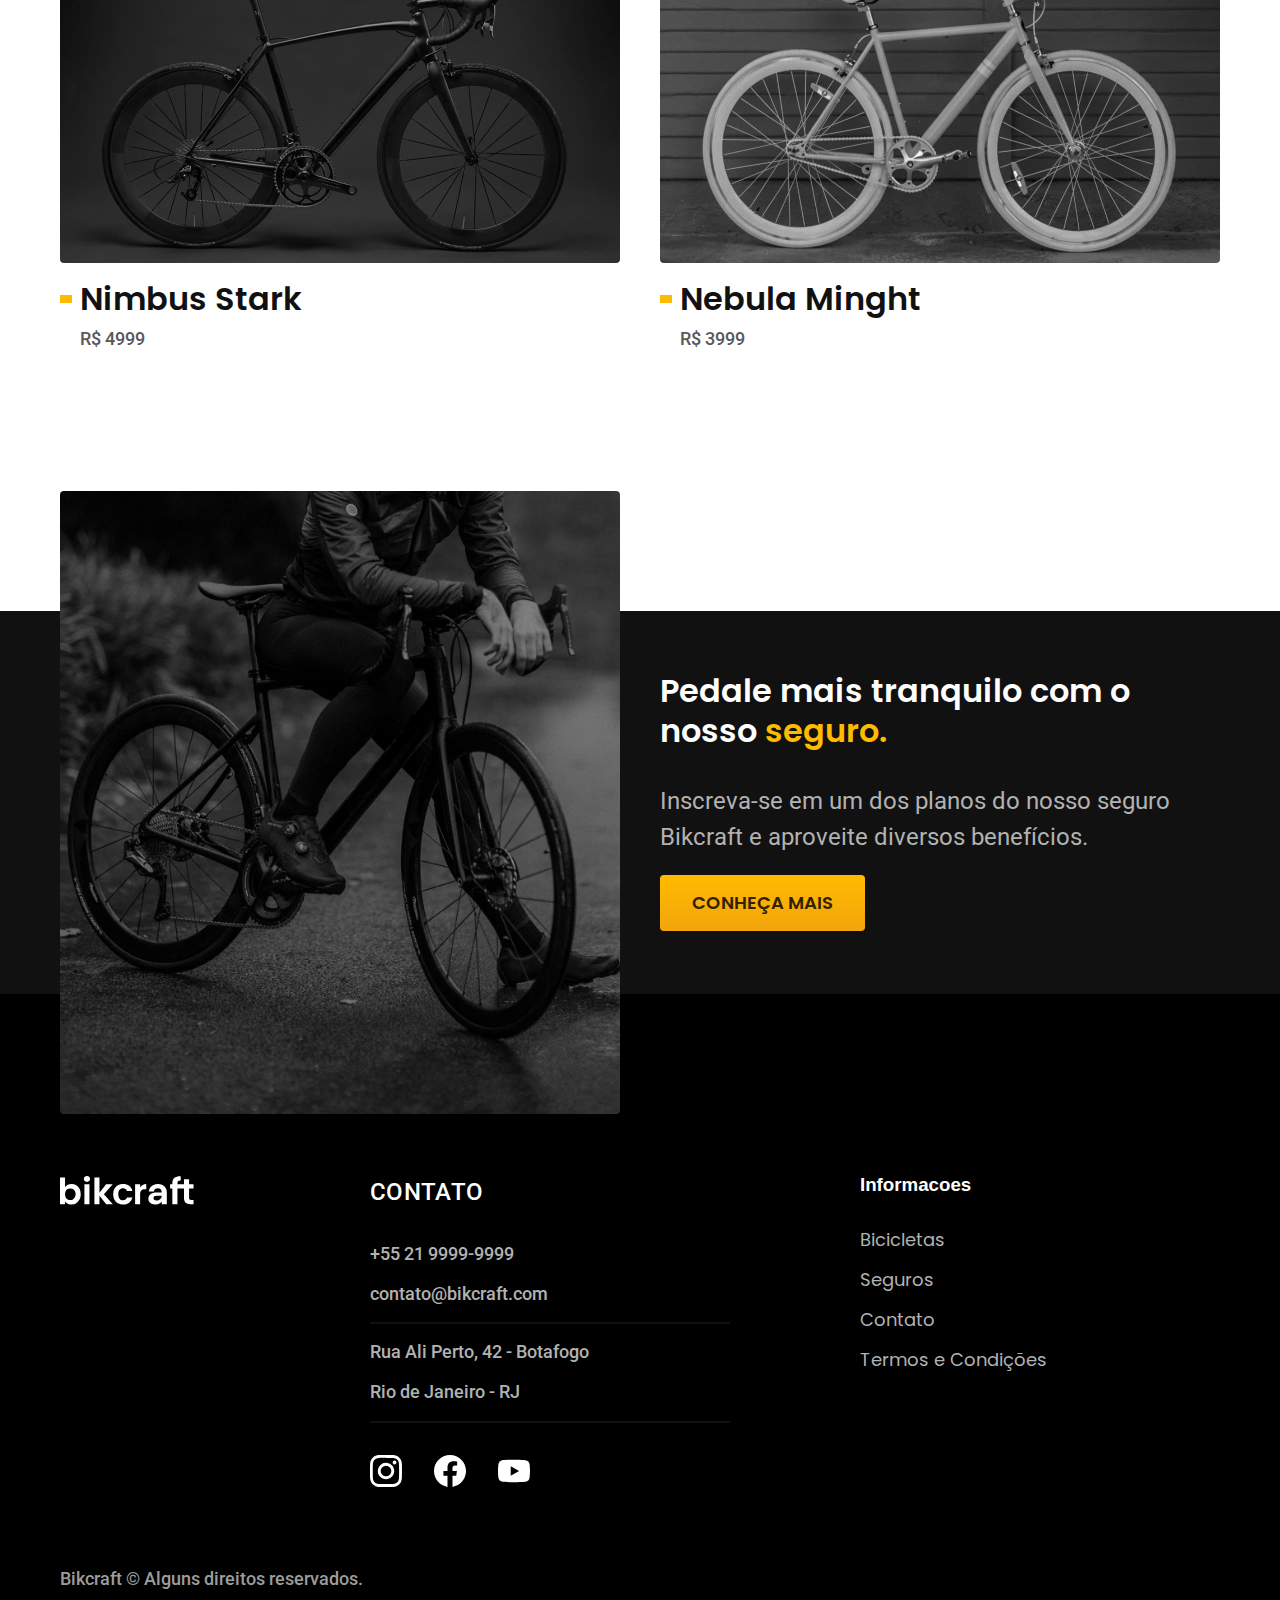
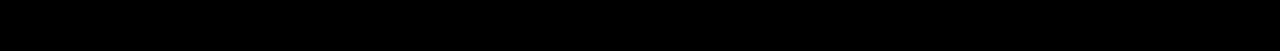
<file: bicicletas/magic.html>
<!DOCTYPE html>
<html lang="pt-br">
<head>
    <meta charset="UTF-8">
    <meta name="viewport" content="width=device-width, initial-scale=1.0">
    <title>Magic | Bikcraft</title>
    <meta name="description" content="Nimbus">
    <link rel="icon" href="../favicon.svg" type="image/svg+xml">
    <link rel="stylesheet" href="../css/style.min.css">
    <link rel="preconnect" href="https://fonts.googleapis.com">
    <link rel="preconnect" href="https://fonts.gstatic.com" crossorigin>
    <link href="https://fonts.googleapis.com/css2?family=Merriweather:ital,wght@1,900&family=Poppins:wght@400;600&family=Roboto:wght@500&display=swap" rel="stylesheet">
    <script>document.documentElement.classList.add('js');</script>
</head>
<body id="bicicleta">
    <header class="header-bg">
        <div class="header container">
            <a href="../"><img src="../img/bikcraft.svg" alt="bikcraft"></a>
            <nav aria-label="primaria">
                <ul class="header-menu font-1-m cor-0">
                    <li><a href="../bicicletas.html">Bicicletas</a></li>
                    <li><a href="../seguros.html">Seguros</a></li>
                    <li><a href="../contato.html">Contato</a></li>
                </ul>
            </nav>
        </div>
    </header>

    <main class="titulo-bg">
        <div >
            <div class="titulo container">
                <p class="font-2-xl cor-5">R$ 2499</p>
                <h1 class="font-1-xxl cor-0">Magic Might<span class="cor-p1">.</span></h1>
            </div>
        </div>
        <div class="bicicleta container">
            <div class="bicicleta-imagens">
                <img src="../img/bicicleta/nimbus2.jpg" alt="Bicicleta 1">
                <img src="../img/bicicleta/nimbus1.jpg" alt="Bicicleta 2">
                <img src="../img/bicicleta/nimbus3.jpg" alt="Bicicleta 3">
            </div>
            <div class="bicicleta-conteudo">
                <p class="font-2-l cor-5">A Magic Might é a melhor Bikcraft já criada pela nossa equipe. Ela vem equipada com os melhores acessórios, o que garante maior velocidade.</p>
                <div class="bicicleta-comprar">
                    <a class="botao" href="../orcamento.html?tipo=bikcraft&produto=magic">Comprar Agora</a>
                    <span class="font-1-xs cor-6"> <img src="../img/icones/entrega.svg" alt="">entrega em 5 dias</span>
                    <span class="font-1-xs cor-6"> <img src="../img/icones/estoque.svg" alt="">18 em estoque</span>
                </div>
            
                <h2 class="font-1-xs cor-0">Informações</h2>
                <ul class="bicicleta-informacoes">
                    <li><img src="../img/icones/eletrica.svg" alt="">
                        <h3 class="font-1-m cor-0">Motor Elétrico</h3>
                        <p class="font-2-xs cor-5">Permite você viajar distâncias inimaginaveis com a sua bike.</p>
                    </li>
                    <li><img src="../img/icones/velocidade.svg" alt="">
                        <h3 class="font-1-m cor-0">45 km/h</h3>
                        <p class="font-2-xs cor-5">A mais rápida bicicleta elétrica disponível hoje no mercado.</p>
                    </li>
                    <li><img src="../img/icones/rastreador.svg" alt="">
                        <h3 class="font-1-m cor-0">Rastreador</h3>
                        <p class="font-2-xs cor-5">Rastreador e sistema anti-furto para garantir o seu sossego.</p>
                    </li>
                    <li><img src="../img/icones/carbono.svg" alt="">
                        <h3 class="font-1-m cor-0">Fibra de Carbono</h3>
                        <p class="font-2-xs cor-5">Maior proteção possível para a sua Bikcraft com fibra de carbono.</p>
                    </li>
                </ul>
                <h2 class="font-1-xs cor-0">Ficha Técnica</h2>
                <ul class="bicicleta-ficha font-2-s cor-4">
                    <li>Peso <span>9kg</span></li>
                    <li>Altura <span>60 cm</span></li>
                    <li>Largura <span>120 cm</span></li>
                    <li>Profundidade <span>10 cm</span></li>
                    <li>Marchas <span>16</span></li>
                    <li>Roda <span>29</span></li>
                </ul>
            </div>  
        </div>

        
    </main>

    <article class="bicicletas-lista container">
        <h2 class="font-1-xxl"> escolha a sua <span class="cor-p1">.</span></h2>

        <ul>
            <li>
                <a href="./nimbus.html">
                    <img src="../img/bicicletas/nimbus.jpg" alt="Bicicleta preta">
                    <h3 class="font-1-xl">Nimbus Stark</h3>
                    <span class="font-2-m cor-8">R$ 4999</span>
                </a>
            </li>

            <li>
                <a href="./nebula.html">
                    <img src="../img/bicicletas/nebula.jpg" alt="Bicicleta preta">
                    <h3 class="font-1-xl">Nebula Minght</h3>
                    <span class="font-2-m cor-8">R$ 3999</span>
                </a>
            </li>
            
        </ul>
    </article>

    <article class="seguro-bg">
        <div class="seguro container">
            <div class="seguro-imagem"><img src="../img/fotos/seguros.jpg" alt="Pessoa para em cima de uma bicicleta"></div>
            <div class="seguro-conteudo">
                <h2 class="font-1-xl cor-0">Pedale mais tranquilo com o nosso <span class="cor-p1">seguro.</span></h2>
                <p class="font-2-l cor-5">Inscreva-se em um dos planos do nosso seguro Bikcraft e aproveite diversos benefícios.</p>
                <a class="botao" href="../seguros.html">Conheça Mais</a>
            </div>
        </div>
    </article>

<footer class="footer-bg">
    <div class="footer container">
        <img src="../img/bikcraft.svg" alt="Bikcraft">
        <div class="footer-contato">
            <h3 class="font-2-l-b cor-0">Contato</h3>
            <ul class="font-2-m cor-5">
                <li><a href="tel:+552199999999">+55 21 9999-9999</a></li>
                <li><a href="mailto:contato@bikcraft.com">contato@bikcraft.com</a></li>
                <li>Rua Ali Perto, 42 - Botafogo</li>
                <li>Rio de Janeiro - RJ</li>
            </ul>
            <div class="footer-redes">
                <a href="../">
                    <img src="../img/redes/instagram.svg" alt="Instagram">
                </a>
                <a href="../">
                    <img src="../img/redes/facebook.svg" alt="Facebook">
                </a>
                <a href="../">
                    <img src="../img/redes/youtube.svg" alt="Youtube">
                </a>
            </div>
        </div>
        <div class="footer-informacoes">
            <h3 class="font-2-1-b cor-0">Informacoes</h3>
            <nav>
                <ul class="font-1-m cor-5">
                    <li><a href="./bicicletas.html">Bicicletas</a></li>
                    <li><a href="./seguros.html">Seguros</a></li>
                    <li><a href="./contato.html">Contato</a></li>
                    <li><a href="./termos.html">Termos e Condições</a></li>
                </ul>
            </nav>
        </div>
        <p class="footer-copy font-2-m cor-6">Bikcraft © Alguns direitos reservados.</p>
    </div>
</footer>

    <script src="../js/script.js"></script>
</body>
</html>
</file>
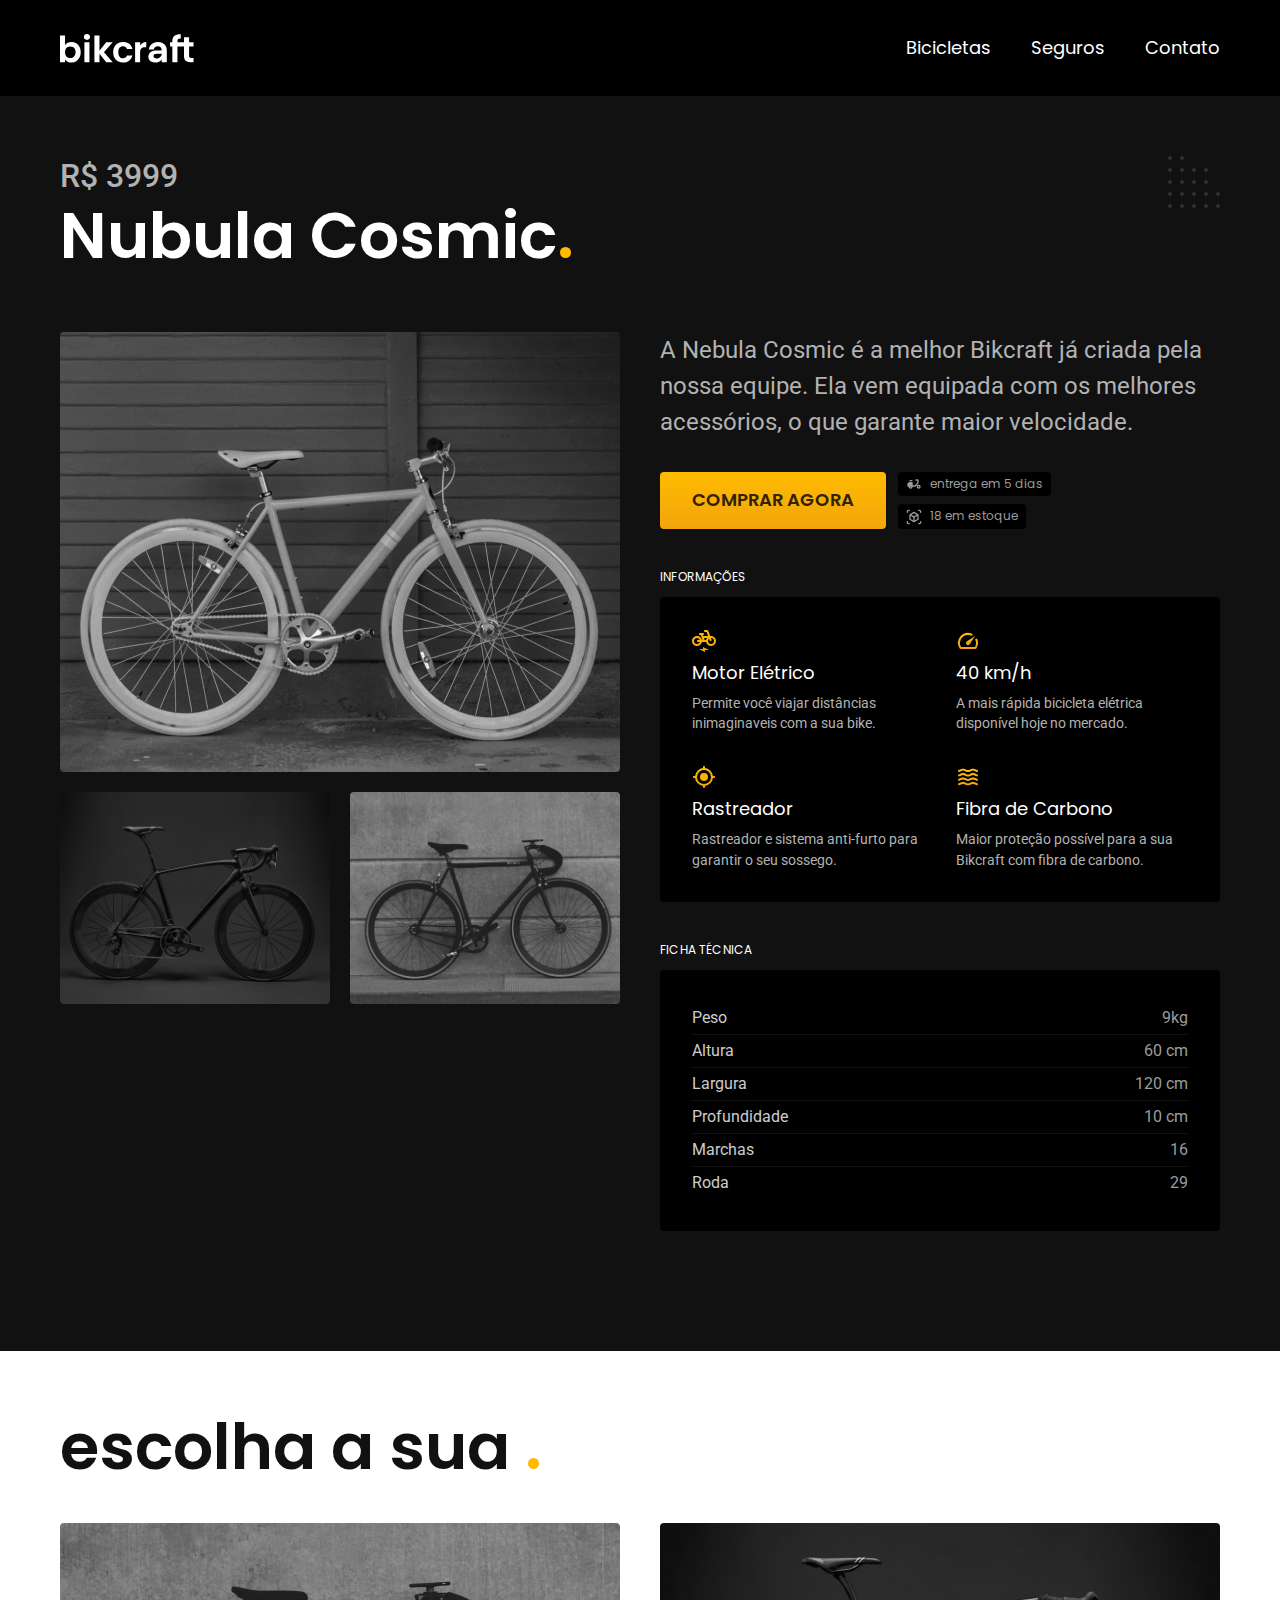
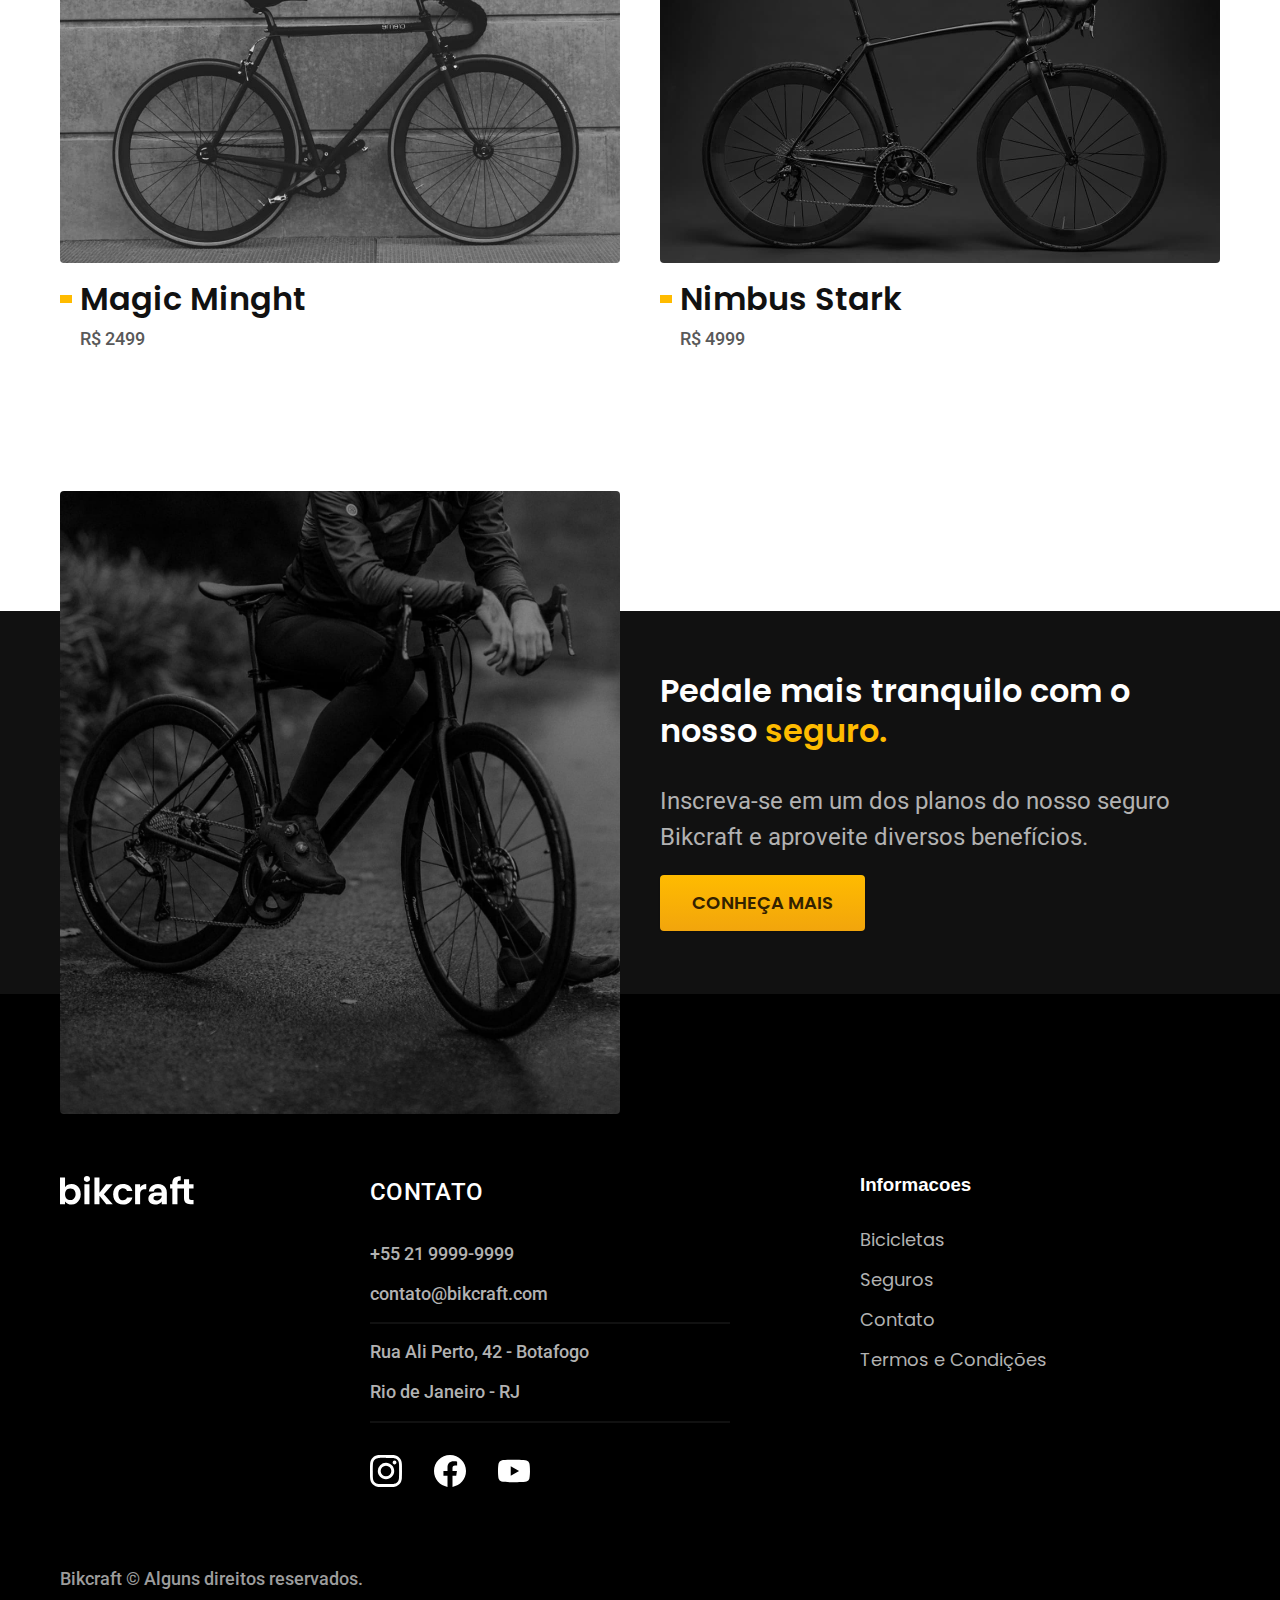
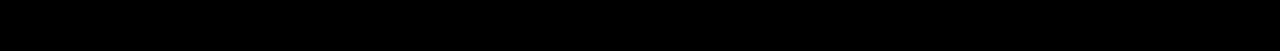
<file: bicicletas/nebula.html>
<!DOCTYPE html>
<html lang="pt-br">
<head>
    <meta charset="UTF-8">
    <meta name="viewport" content="width=device-width, initial-scale=1.0">
    <title>Nebula | Bikcraft</title>
    <meta name="description" content="Nimbus">
    <link rel="icon" href="../favicon.svg" type="image/svg+xml">
    <link rel="stylesheet" href="../css/style.min.css">
    <link rel="preconnect" href="https://fonts.googleapis.com">
    <link rel="preconnect" href="https://fonts.gstatic.com" crossorigin>
    <link href="https://fonts.googleapis.com/css2?family=Merriweather:ital,wght@1,900&family=Poppins:wght@400;600&family=Roboto:wght@500&display=swap" rel="stylesheet">
    <script>document.documentElement.classList.add('js');</script>
</head>
<body id="bicicleta">
    <header class="header-bg">
        <div class="header container">
            <a href="../"><img src="../img/bikcraft.svg" alt="bikcraft"></a>
            <nav aria-label="primaria">
                <ul class="header-menu font-1-m cor-0">
                    <li><a href="../bicicletas.html">Bicicletas</a></li>
                    <li><a href="../seguros.html">Seguros</a></li>
                    <li><a href="../contato.html">Contato</a></li>
                </ul>
            </nav>
        </div>
    </header>

    <main class="titulo-bg">
        <div >
            <div class="titulo container">
                <p class="font-2-xl cor-5">R$ 3999</p>
                <h1 class="font-1-xxl cor-0">Nubula Cosmic<span class="cor-p1">.</span></h1>
            </div>
        </div>
        <div class="bicicleta container">
            <div class="bicicleta-imagens">
                <img src="../img/bicicleta/nimbus3.jpg" alt="Bicicleta 1">
                <img src="../img/bicicleta/nimbus1.jpg" alt="Bicicleta 2">
                <img src="../img/bicicleta/nimbus2.jpg" alt="Bicicleta 3">
            </div>
            <div class="bicicleta-conteudo">
                <p class="font-2-l cor-5">A Nebula Cosmic é a melhor Bikcraft já criada pela nossa equipe. Ela vem equipada com os melhores acessórios, o que garante maior velocidade.</p>
                <div class="bicicleta-comprar">
                    <a class="botao" href="../orcamento.html?tipo=bikcraft&produto=nebula">Comprar Agora</a>
                    <span class="font-1-xs cor-6"> <img src="../img/icones/entrega.svg" alt="">entrega em 5 dias</span>
                    <span class="font-1-xs cor-6"> <img src="../img/icones/estoque.svg" alt="">18 em estoque</span>
                </div>
            
                <h2 class="font-1-xs cor-0">Informações</h2>
                <ul class="bicicleta-informacoes">
                    <li><img src="../img/icones/eletrica.svg" alt="">
                        <h3 class="font-1-m cor-0">Motor Elétrico</h3>
                        <p class="font-2-xs cor-5">Permite você viajar distâncias inimaginaveis com a sua bike.</p>
                    </li>
                    <li><img src="../img/icones/velocidade.svg" alt="">
                        <h3 class="font-1-m cor-0">40 km/h</h3>
                        <p class="font-2-xs cor-5">A mais rápida bicicleta elétrica disponível hoje no mercado.</p>
                    </li>
                    <li><img src="../img/icones/rastreador.svg" alt="">
                        <h3 class="font-1-m cor-0">Rastreador</h3>
                        <p class="font-2-xs cor-5">Rastreador e sistema anti-furto para garantir o seu sossego.</p>
                    </li>
                    <li><img src="../img/icones/carbono.svg" alt="">
                        <h3 class="font-1-m cor-0">Fibra de Carbono</h3>
                        <p class="font-2-xs cor-5">Maior proteção possível para a sua Bikcraft com fibra de carbono.</p>
                    </li>
                </ul>
                <h2 class="font-1-xs cor-0">Ficha Técnica</h2>
                <ul class="bicicleta-ficha font-2-s cor-4">
                    <li>Peso <span>9kg</span></li>
                    <li>Altura <span>60 cm</span></li>
                    <li>Largura <span>120 cm</span></li>
                    <li>Profundidade <span>10 cm</span></li>
                    <li>Marchas <span>16</span></li>
                    <li>Roda <span>29</span></li>
                </ul>
            </div>  
        </div>

        
    </main>

    <article class="bicicletas-lista container">
        <h2 class="font-1-xxl"> escolha a sua <span class="cor-p1">.</span></h2>

        <ul>
            <li>
                <a href="./magic.html">
                    <img src="../img/bicicletas/magic.jpg" alt="Bicicleta preta">
                    <h3 class="font-1-xl">Magic Minght</h3>
                    <span class="font-2-m cor-8">R$ 2499</span>
                </a>
            </li>

            <li>
                <a href="./nimbus.html">
                    <img src="../img/bicicletas/nimbus.jpg" alt="Bicicleta preta">
                    <h3 class="font-1-xl">Nimbus Stark</h3>
                    <span class="font-2-m cor-8">R$ 4999</span>
                </a>
            </li>
            
        </ul>
    </article>

    <article class="seguro-bg">
        <div class="seguro container">
            <div class="seguro-imagem"><img src="../img/fotos/seguros.jpg" alt="Pessoa para em cima de uma bicicleta"></div>
            <div class="seguro-conteudo">
                <h2 class="font-1-xl cor-0">Pedale mais tranquilo com o nosso <span class="cor-p1">seguro.</span></h2>
                <p class="font-2-l cor-5">Inscreva-se em um dos planos do nosso seguro Bikcraft e aproveite diversos benefícios.</p>
                <a class="botao" href="../seguros.html">Conheça Mais</a>
            </div>
        </div>
    </article>

<footer class="footer-bg">
    <div class="footer container">
        <img src="../img/bikcraft.svg" alt="Bikcraft">
        <div class="footer-contato">
            <h3 class="font-2-l-b cor-0">Contato</h3>
            <ul class="font-2-m cor-5">
                <li><a href="tel:+552199999999">+55 21 9999-9999</a></li>
                <li><a href="mailto:contato@bikcraft.com">contato@bikcraft.com</a></li>
                <li>Rua Ali Perto, 42 - Botafogo</li>
                <li>Rio de Janeiro - RJ</li>
            </ul>
            <div class="footer-redes">
                <a href="../">
                    <img src="../img/redes/instagram.svg" alt="Instagram">
                </a>
                <a href="../">
                    <img src="../img/redes/facebook.svg" alt="Facebook">
                </a>
                <a href="../">
                    <img src="../img/redes/youtube.svg" alt="Youtube">
                </a>
            </div>
        </div>
        <div class="footer-informacoes">
            <h3 class="font-2-1-b cor-0">Informacoes</h3>
            <nav>
                <ul class="font-1-m cor-5">
                    <li><a href="./bicicletas.html">Bicicletas</a></li>
                    <li><a href="./seguros.html">Seguros</a></li>
                    <li><a href="./contato.html">Contato</a></li>
                    <li><a href="./termos.html">Termos e Condições</a></li>
                </ul>
            </nav>
        </div>
        <p class="footer-copy font-2-m cor-6">Bikcraft © Alguns direitos reservados.</p>
    </div>
</footer>

    <script src="../js/script.js"></script>
</body>
</html>
</file>
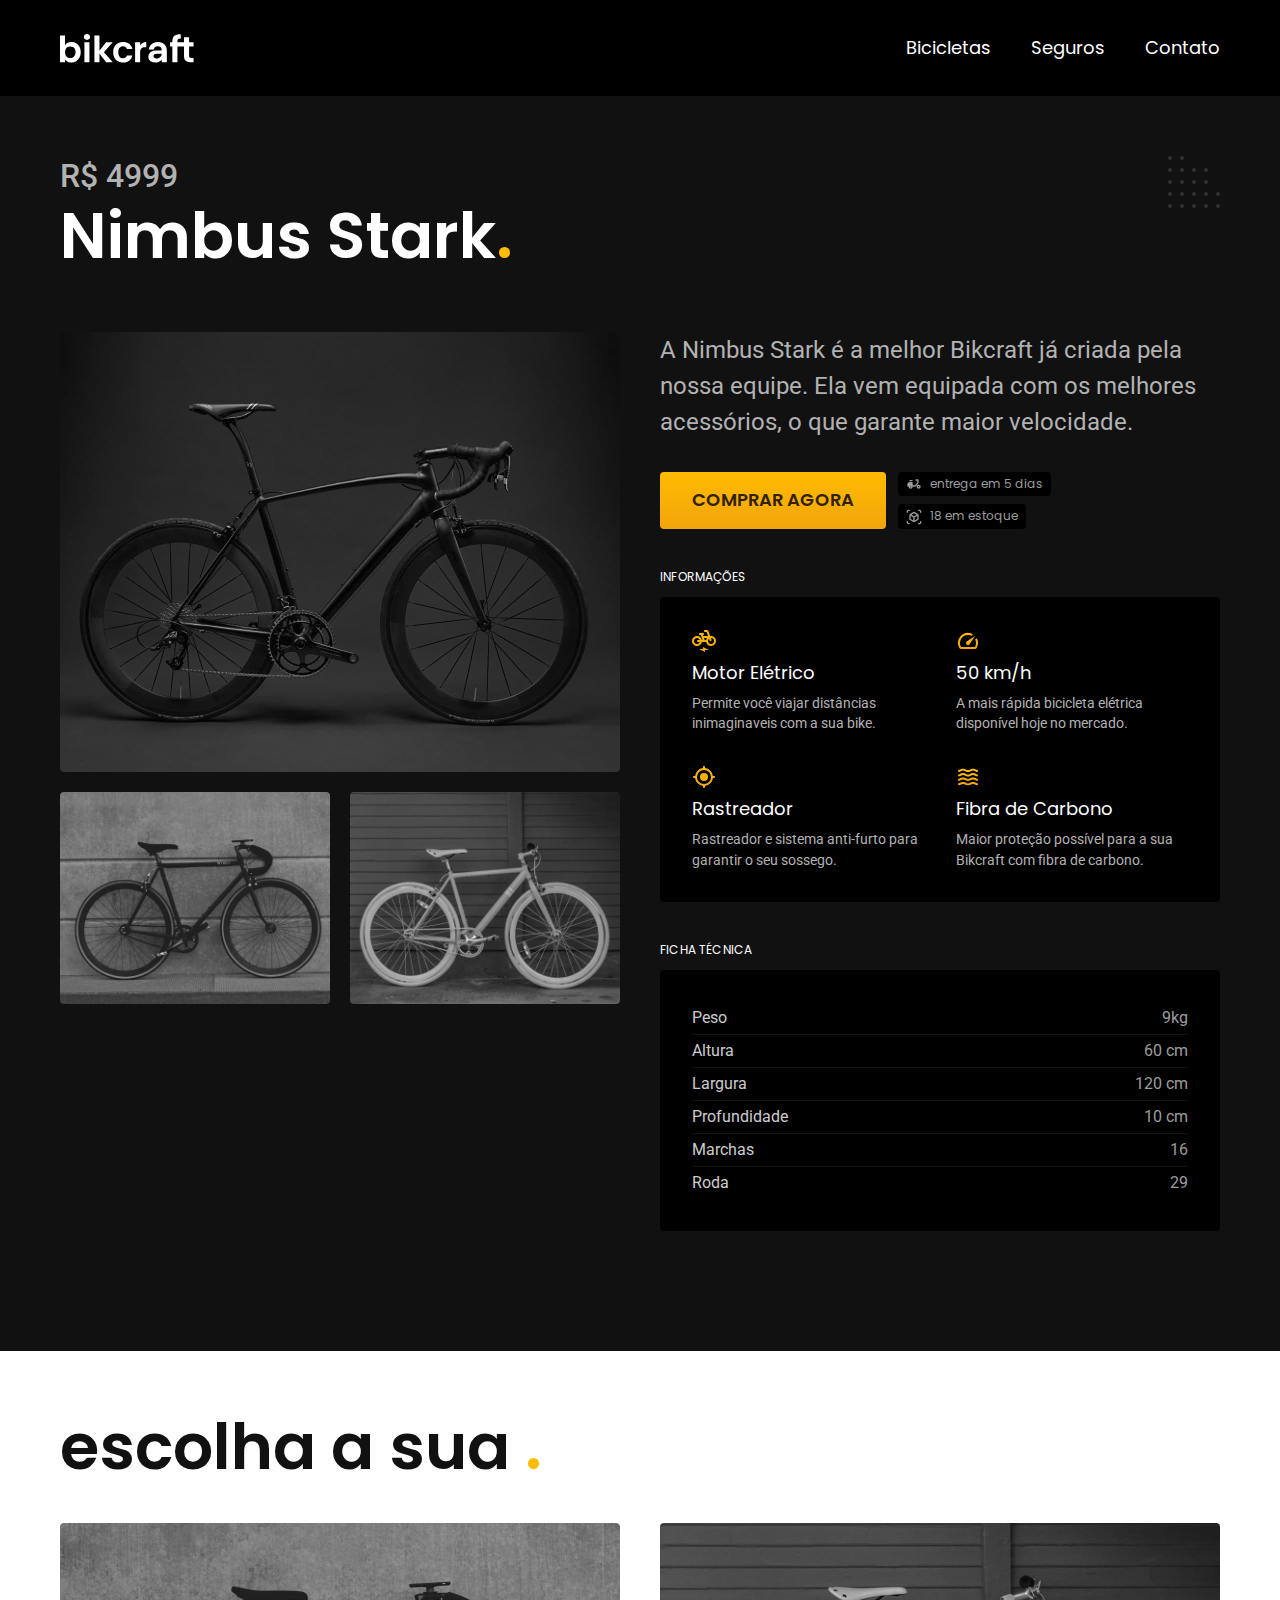
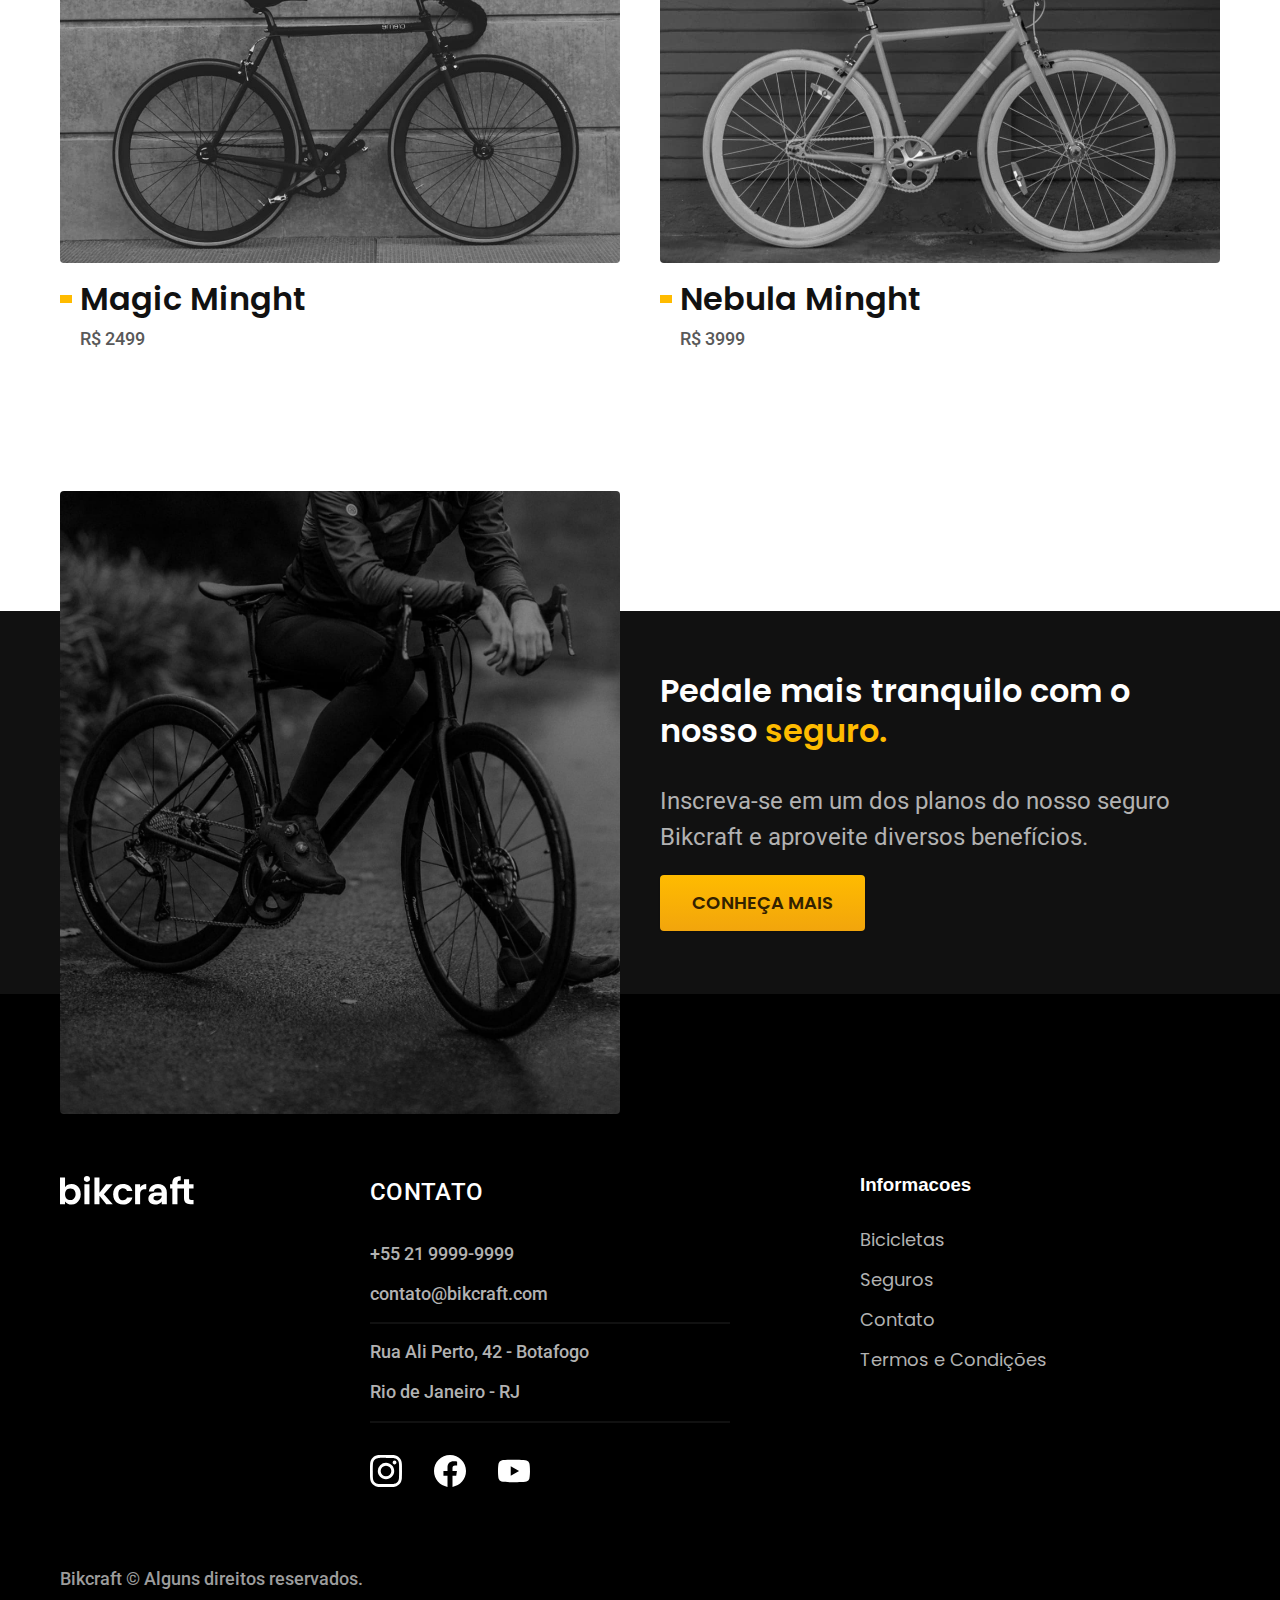
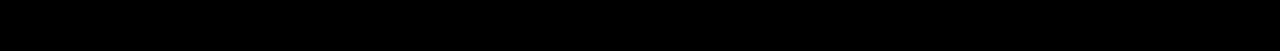
<file: bicicletas/nimbus.html>
<!DOCTYPE html>
<html lang="pt-br">
<head>
    <meta charset="UTF-8">
    <meta name="viewport" content="width=device-width, initial-scale=1.0">
    <title>Nimbus | Bikcraft</title>
    <meta name="description" content="Nimbus">
    <link rel="icon" href="../favicon.svg" type="image/svg+xml">
    <link rel="stylesheet" href="../css/style.min.css">
    <link rel="preconnect" href="https://fonts.googleapis.com">
    <link rel="preconnect" href="https://fonts.gstatic.com" crossorigin>
    <link href="https://fonts.googleapis.com/css2?family=Merriweather:ital,wght@1,900&family=Poppins:wght@400;600&family=Roboto:wght@500&display=swap" rel="stylesheet">
    <script>document.documentElement.classList.add('js');</script>
</head>
<body id="bicicleta">
    <header class="header-bg">
        <div class="header container">
            <a href="../"><img src="../img/bikcraft.svg" alt="bikcraft"></a>
            <nav aria-label="primaria">
                <ul class="header-menu font-1-m cor-0">
                    <li><a href="../bicicletas.html">Bicicletas</a></li>
                    <li><a href="../seguros.html">Seguros</a></li>
                    <li><a href="../contato.html">Contato</a></li>
                </ul>
            </nav>
        </div>
    </header>

    <main class="titulo-bg">
        <div >
            <div class="titulo container">
                <p class="font-2-xl cor-5">R$ 4999</p>
                <h1 class="font-1-xxl cor-0">Nimbus Stark<span class="cor-p1">.</span></h1>
            </div>
        </div>
        <div class="bicicleta container">
            <div class="bicicleta-imagens">
                <img src="../img/bicicleta/nimbus1.jpg" alt="Bicicleta 1">
                <img src="../img/bicicleta/nimbus2.jpg" alt="Bicicleta 2">
                <img src="../img/bicicleta/nimbus3.jpg" alt="Bicicleta 3">
            </div>
            <div class="bicicleta-conteudo">
                <p class="font-2-l cor-5">A Nimbus Stark é a melhor Bikcraft já criada pela nossa equipe. Ela vem equipada com os melhores acessórios, o que garante maior velocidade.</p>
                <div class="bicicleta-comprar">
                    <a class="botao" href="../orcamento.html?tipo=bikcraft&produto=nimbus">Comprar Agora</a>
                    <span class="font-1-xs cor-6"> <img src="../img/icones/entrega.svg" alt="">entrega em 5 dias</span>
                    <span class="font-1-xs cor-6"> <img src="../img/icones/estoque.svg" alt="">18 em estoque</span>
                </div>
            
                <h2 class="font-1-xs cor-0">Informações</h2>
                <ul class="bicicleta-informacoes">
                    <li><img src="../img/icones/eletrica.svg" alt="">
                        <h3 class="font-1-m cor-0">Motor Elétrico</h3>
                        <p class="font-2-xs cor-5">Permite você viajar distâncias inimaginaveis com a sua bike.</p>
                    </li>
                    <li><img src="../img/icones/velocidade.svg" alt="">
                        <h3 class="font-1-m cor-0">50 km/h</h3>
                        <p class="font-2-xs cor-5">A mais rápida bicicleta elétrica disponível hoje no mercado.</p>
                    </li>
                    <li><img src="../img/icones/rastreador.svg" alt="">
                        <h3 class="font-1-m cor-0">Rastreador</h3>
                        <p class="font-2-xs cor-5">Rastreador e sistema anti-furto para garantir o seu sossego.</p>
                    </li>
                    <li><img src="../img/icones/carbono.svg" alt="">
                        <h3 class="font-1-m cor-0">Fibra de Carbono</h3>
                        <p class="font-2-xs cor-5">Maior proteção possível para a sua Bikcraft com fibra de carbono.</p>
                    </li>
                </ul>
                <h2 class="font-1-xs cor-0">Ficha Técnica</h2>
                <ul class="bicicleta-ficha font-2-s cor-4">
                    <li>Peso <span>9kg</span></li>
                    <li>Altura <span>60 cm</span></li>
                    <li>Largura <span>120 cm</span></li>
                    <li>Profundidade <span>10 cm</span></li>
                    <li>Marchas <span>16</span></li>
                    <li>Roda <span>29</span></li>
                </ul>
            </div>  
        </div>

        
    </main>

    <article class="bicicletas-lista container">
        <h2 class="font-1-xxl"> escolha a sua <span class="cor-p1">.</span></h2>

        <ul>
            <li>
                <a href="./magic.html">
                    <img src="../img/bicicletas/magic.jpg" alt="Bicicleta preta">
                    <h3 class="font-1-xl">Magic Minght</h3>
                    <span class="font-2-m cor-8">R$ 2499</span>
                </a>
            </li>

            <li>
                <a href="./nebula.html">
                    <img src="../img/bicicletas/nebula.jpg" alt="Bicicleta preta">
                    <h3 class="font-1-xl">Nebula Minght</h3>
                    <span class="font-2-m cor-8">R$ 3999</span>
                </a>
            </li>
            
        </ul>
    </article>

    <article class="seguro-bg">
        <div class="seguro container">
            <div class="seguro-imagem"><img src="../img/fotos/seguros.jpg" alt="Pessoa para em cima de uma bicicleta"></div>
            <div class="seguro-conteudo">
                <h2 class="font-1-xl cor-0">Pedale mais tranquilo com o nosso <span class="cor-p1">seguro.</span></h2>
                <p class="font-2-l cor-5">Inscreva-se em um dos planos do nosso seguro Bikcraft e aproveite diversos benefícios.</p>
                <a class="botao" href="../seguros.html">Conheça Mais</a>
            </div>
        </div>
    </article>

<footer class="footer-bg">
    <div class="footer container">
        <img src="../img/bikcraft.svg" alt="Bikcraft">
        <div class="footer-contato">
            <h3 class="font-2-l-b cor-0">Contato</h3>
            <ul class="font-2-m cor-5">
                <li><a href="tel:+552199999999">+55 21 9999-9999</a></li>
                <li><a href="mailto:contato@bikcraft.com">contato@bikcraft.com</a></li>
                <li>Rua Ali Perto, 42 - Botafogo</li>
                <li>Rio de Janeiro - RJ</li>
            </ul>
            <div class="footer-redes">
                <a href="../">
                    <img src="../img/redes/instagram.svg" alt="Instagram">
                </a>
                <a href="../">
                    <img src="../img/redes/facebook.svg" alt="Facebook">
                </a>
                <a href="../">
                    <img src="../img/redes/youtube.svg" alt="Youtube">
                </a>
            </div>
        </div>
        <div class="footer-informacoes">
            <h3 class="font-2-1-b cor-0">Informacoes</h3>
            <nav>
                <ul class="font-1-m cor-5">
                    <li><a href="./bicicletas.html">Bicicletas</a></li>
                    <li><a href="./seguros.html">Seguros</a></li>
                    <li><a href="./contato.html">Contato</a></li>
                    <li><a href="./termos.html">Termos e Condições</a></li>
                </ul>
            </nav>
        </div>
        <p class="footer-copy font-2-m cor-6">Bikcraft © Alguns direitos reservados.</p>
    </div>
</footer>

    <script src="../js/script.js"></script>
</body>
</html>
</file>
<file: css/style.min.css>
body{margin:0;font-family:Arial,Helvetica,sans-serif;color:#111}blockquote,dd,h1,h2,h3,h4,p,ul{margin:0}ul{padding:0;list-style:none}a{text-decoration:none;color:inherit}img{max-width:100%;height:auto;display:block}img[src$=".jpg"]{border-radius:4px}.font-1-xs{font:400 0.75rem/1.35 Poppins,sans-serif}.font-2-xs{font:400 0.875rem/1.43 Roboto,sans-serif}.font-1-s{font:400 1rem/1.5 Poppins,sans-serif}.font-2-s{font:400 1rem/1.5 Roboto,sans-serif}.font-1-m,.font-1-m-b{font:400 1.125rem/1.35 Poppins,sans-serif}.font-1-m-b{font-weight:600}.font-2-m{font:500 1.125rem/1.35 Roboto,sans-serif}.font-1-l{font:400 1.5rem/1.5 Poppins,sans-serif}.font-2-l,.font-2-l-b{font:400 1.5rem/1.5 Roboto,sans-serif}.font-2-l-b{font-weight:500;letter-spacing:.015em;text-transform:uppercase}.font-1-xl{font:600 2rem/1.25 Poppins,sans-serif}.font-2-xl{font:500 2rem/1.25 Roboto,sans-serif}.font-1-xxl{font:600 4rem/1.125 Poppins,sans-serif}@media (max-width:1200px){.font-1-xxl{font-size:3rem}.font-2-l,.font-2-l-b{font-size:1.125rem}}@media (max-width:800px){.font-1-xxl{font-size:2rem}.font-1-xl,.font-2-xl{font-size:1.5rem}}:root{--cor-0:#ffffff;--cor-1:#f7f7f7;--cor-2:#ededed;--cor-3:#dedede;--cor-4:#cccccc;--cor-5:#b2b2b2;--cor-6:#9c9c9c;--cor-7:#717171;--cor-8:#595959;--cor-9:#404040;--cor-10:#2e2e2e;--cor-11:#111111;--cor-12:#000000;--cor-p1:#ffbb00;--cor-p2:#e4a30b;--cor-p3:#a66f00;--cor-p4:#664400;--cor-p5:#332200}.cor-0{color:var(--cor-0)}.cor-1{color:var(--cor-1)}.cor-2{color:var(--cor-2)}.cor-3{color:var(--cor-3)}.cor-4{color:var(--cor-4)}.cor-5{color:var(--cor-5)}.cor-6{color:var(--cor-6)}.cor-7{color:var(--cor-7)}.cor-8{color:var(--cor-8)}.cor-9{color:var(--cor-9)}.cor-10{color:var(--cor-10)}.cor-11{color:var(--cor-11)}.cor-12{color:var(--cor-12)}.cor-p1{color:var(--cor-p1)}.cor-p2{color:var(--cor-p2)}.cor-p3{color:var(--cor-p3)}.cor-p4{color:var(--cor-p4)}.cor-p5{color:var(--cor-p5)}.js .fadeInDown{transform:translate3d(0,-20px,0)}.js .fadeInUp{transform:translate3d(0,20px,0)}.js .fadeInRight{transform:translate3d(20px,0,0)}.js .fadeInLeft{transform:translate3d(-20px,0,0)}.js [data-anime]{opacity:0}.js .anime{opacity:1;transform:none;transition:transform .8s,opacity .8s}.header-bg{background-color:var(--cor-12)}.header{display:flex;flex-wrap:wrap;gap:20px;justify-content:space-between;align-items:center;padding-top:20px;padding-bottom:20px}.header-menu{display:flex;flex-wrap:wrap;gap:40px}.header-menu a{padding:16px 0;display:inline-block;position:relative}.header-menu a::after{content:'';display:block;height:2px;width:0;background-color:var(--cor-0);margin-top:4px;transition:.3s;position:absolute}.header-menu a.ativo::after,.header-menu a:hover::after{width:100%}@media (max-width:800px){.header-menu{gap:20px}.header-menu a{background-color:var(--cor-11);padding:12px 16px;border-radius:4px}.header-menu a:hover{background-color:var(--cor-10)}.header a::after{display:none}}@media (max-width:600px){.header-menu{gap:12px}.header-menu a{padding:8px 12px;font-size:14px}}.footer-bg{background-color:var(--cor-12)}.footer{display:grid;grid-template-columns:3fr 5fr 4fr;gap:40px;padding-top:60px;padding-bottom:60px}.footer h3{margin-bottom:32px}.footer-contato ul{margin-bottom:32px}.footer-contato li:nth-child(2n):after{content:'';display:block;max-width:360px;height:2px;background-color:var(--cor-11);margin-top:16px}.footer li{margin-bottom:16px}.footer-redes{display:flex;gap:32px}.footer a:hover{color:var(--cor-0)}.footer-copy{grid-column:1/-1;margin-top:40px}@media (max-width:800px){.footer>img{display:none}.footer{grid-template-columns:1fr 1fr}}@media (max-width:600){.footer{grid-template-columns:1fr;gap:60px}.footer-copy{margin-top:0}}.introducao-bg{background:var(--cor-12) url(../img/dec/bottom-left.svg) no-repeat bottom 160px left 20px;color:var(--cor-0);box-shadow:inset 0 -120px var(--cor-0);padding-top:40px}.introducao{display:grid;grid-template-columns:1fr 1fr;gap:0 40px}.introducao-conteudo{align-self:end;padding-bottom:200px}.introducao img{width:100%;height:100%;object-fit:cover;border-radius:4px}.introducao h1{margin-bottom:32px}.introducao p{margin-bottom:20px}@media (max-width:800px){.introducao-bg{background-color:var(--cor-11);padding-top:40px;box-shadow:inset 0 -60px var(--cor-0)}.introducao{grid-template-columns:1fr;gap:32px}.introducao-conteudo{padding-bottom:0}.introducao h1{margin-bottom:16px}.introducao img{height:300px;width:100%}}.container{box-sizing:border-box;max-width:1200px;padding-left:20px;padding-right:20px;margin-left:auto;margin-right:auto}.botao{display:inline-block;padding:16px 32px;background:linear-gradient(#fb0,#f2a50c);border-radius:4px;box-shadow:0 1px 2px rgba(0,0,0,.1);text-transform:uppercase;color:#320;font:600 1.125rem/1.35 Poppins,sans-serif;max-width:max-content;border:none;cursor:pointer}.botao:hover{background:linear-gradient(#ffb60d,#e59317)}.botao.secundario{background:var(--cor-10);color:var(--cor-2)}.botao.secundario:hover{background:var(--cor-9)}.botao.seta{display:flex;align-items:center}.botao.seta::after{content:"";display:inline-block;width:18px;height:10px;margin-left:12px;background:url(../img/icones/seta.svg);transition:all .2s}.botao.seta:hover::after{transform:translateX(4px)}@media (max-width:600px){.botao{padding:12px 16px;font-size:1rem}}.link{display:inline-block;color:var(--cor-p1);font:500 1.5rem/1.5 Poppins,sans-serif;text-transform:uppercase}.link::after{content:"";display:block;width:100%;height:4px;background-color:currentColor}.link:hover{color:var(--cor-0)}.titulo-bg{padding-top:60px;padding-bottom:60px;background-color:var(--cor-11)}.titulo{background:url(../img/dec/top-right.svg) no-repeat top right 20px}.titulo p{margin-bottom:4px}@media (max-width:800px){.titulo-bg{padding-top:40px;padding-bottom:40px}.titulo p{font-size:1rem;text-transform:lowercase;font-weight:400}}.form{display:grid;grid-template-columns:1fr 1fr;gap:20px}.form label{display:block;font:400 1rem/1.5 Poppins,sans-serif;margin-bottom:4px}.form .col-2{grid-column:span 2}.form input[type=email],.form input[type=text],.form textarea{font:400 1rem/1.5 Roboto,sans-serif;background:var(--cor-1);border:1px solid var(--cor-2);padding:12px;border-radius:4px;width:100%;box-sizing:border-box}.form input[type=email]:focus,.form input[type=text]:focus,.form textarea:focus{outline:0;border-color:var(--cor-p1);background:var(--cor-0);box-shadow:0 0 0 2px #fea}@media (max-width:600px){.form{grid-template-columns:1fr}.form .col-2{grid-column:1}}.tecnologia-bg{background-color:var(--cor-11);box-shadow:inset 0 80px var(--cor-0),inset 0 -80px var(--cor-0)}.tecnologia{display:grid;grid-template-columns:1fr 1fr;gap:40px}.tecnologia-imagem img{width:100%;height:100%;object-fit:cover;object-position:left}.tecnologia-conteudo{padding-top:160px;padding-bottom:160px}.tecnologia-conteudo>span{display:block;margin-bottom:20px}.tecnologia-conteudo h2{margin-bottom:32px}.tecnologia-conteudo>p{margin-bottom:20px}.tecnologia a{margin-bottom:80px}.tecnologia-vantagens{display:flex;gap:40px}.tecnologia-vantagens h3{margin-bottom:8px;width:max-content}.tecnologia-vantagens img{width:24px;margin-bottom:8px}@media (max-width:800px){.tecnologia-bg{box-shadow:initial}.tecnologia{grid-template-columns:1fr}.tecnologia-conteudo{padding-top:60px;padding-bottom:60px}.tecnologia-imagem{display:none}.tecnologia a{margin-bottom:60px}}@media (max-width:600px){.tecnologia-vantagens{flex-direction:column}}.parceiros{padding-top:60px;padding-bottom:120px}.parceiros h2{margin-bottom:60px}.parceiros ul{padding:0 20px;max-width:1400px;display:grid;grid-template-columns:repeat(4,1fr);margin:0 auto}.parceiros li{display:flex;padding:32px;border-left:2px solid var(--cor-2)}.parceiros img{margin:auto}.parceiros li:first-child,.parceiros li:nth-child(5){border-left:none}.parceiros li:nth-child(n+5){border-top:2px solid var(--cor-2)}@media (max-width:800px){.parceiros{padding-bottom:60px}.parceiros li{padding:20px}.parceiros h2{margin-bottom:20px}.parceiros ul{grid-template-columns:repeat(2,1fr)}.parceiros li:nth-child(n+3){border-top:2px solid var(--cor-2)}.parceiros li:nth-child(odd){border-left:none}}.depoimento{display:grid;grid-template-columns:1fr 1fr;background-color:var(--cor-p1);overflow:hidden}.depoimento img{width:100%;height:100%;object-fit:cover;border-radius:0}.depoimento-conteudo{padding:40px 40px 80px 80px;align-self:end;background:url(../img/dec/bottom-right-p.svg) no-repeat bottom 40px right 40px}.depoimento-conteudo p{max-width:32ch;font-family:Merriweather,sans-serif;font-style:italic;font-weight:900;margin-bottom:32px;position:relative}.depoimento p::after,.depoimento p::before{font-size:5rem;color:var(--cor-p2);position:absolute}.depoimento p::before{content:"“";left:-50px;top:-20px}.depoimento p::after{content:"”"}@media (min-width:1200px){.depoimento img{max-height:520px}}@media (max-width:800px){.depoimento{grid-template-columns:1fr;text-align:center}.depoimento img{max-height:200px}.depoimento-conteudo{padding:40px 20px;justify-self:center}}.seguros-bg{background-color:var(--cor-11)}.seguros{padding-top:60px;padding-bottom:60px;display:grid;grid-template-columns:1fr 1fr;gap:40px;align-items:center}#seguros .seguros{padding-top:0}.seguros h2{grid-column:1/-1}.seguros-item{background-color:var(--cor-12);padding:32px 32px 32px 60px;display:grid;grid-template-columns:1fr auto;border-radius:4px}.seguros-item h3{margin-bottom:40px}.seguros-item span{grid-column:2;display:block;text-align:right}.seguros-item ul{grid-column:1/-1;margin-bottom:32px}.seguros-item li{display:flex;align-items:center;position:relative}.seguros-item li+li{margin-top:20px}.seguros-item li::before{content:"";display:inline-block;width:13px;height:9px;background-image:url(../img/icones/lista.svg);position:absolute;left:-21px}.seguros-item a{grid-column:1/-1}@media (max-width:800px){.seguros{grid-template-columns:1fr}}.vantagens-bg{background-color:var(--cor-12)}.vantagens{padding-top:120px;padding-bottom:120px}.vantagens h2{margin-bottom:60px}.vantagens ul{display:grid;grid-template-columns:repeat(auto-fit,minmax(280px,max-content));gap:40px 80px}.vantagens h3,.vantagens img{margin-bottom:8px}@media (max-width:800px){.vantagens{padding-top:60px;padding-bottom:60px}.vantagens h2{margin-bottom:40px}.vantagens ul{gap:20px}}.perguntas{padding-top:120px;padding-bottom:120px}.perguntas h2{margin-bottom:60px}.perguntas dl>div{padding:20px;border-radius:4px}.perguntas dl>div:nth-child(odd){background-color:var(--cor-1)}.perguntas button{display:grid;grid-template-columns:auto 1fr auto;align-items:center;gap:8px;cursor:pointer;border:none;background:0 0;width:100%;text-align:left}.perguntas button::before{content:"";display:inline-block;width:12px;height:8px;background-color:var(--cor-p1)}.perguntas button::after{content:"";display:inline-block;width:14px;height:6px;background:url(../img/icones/seta-abrir.svg);transition:all .3s}.perguntas button:hover::after,.perguntas button[aria-expanded=true]::after{transform:rotate(180deg)}.js .perguntas dd{display:none}.js .perguntas dd.ativa{display:block}.perguntas dd{padding-left:20px;padding-top:16px;max-width:80ch}@media (max-width:800px){.perguntas{padding-top:60px;padding-bottom:60px}.perguntas h3{margin-bottom:40px}}.seguro-bg{background-color:var(--cor-11);box-shadow:inset 0 120px var(--cor-0),inset 0 -120px var(--cor-12)}.seguro{display:grid;grid-template-columns:1fr 1fr;gap:40px}.seguro-imagem img{width:100%;height:100%;object-fit:cover}.seguro-conteudo{padding-top:180px;padding-bottom:180px}.seguro h2{margin-bottom:32px}.seguro p{margin-bottom:20px}@media (max-width:800px){.seguro-bg{box-shadow:inset 0 -60px var(--cor-12)}.seguro{grid-template-columns:1fr}.seguro-conteudo{grid-row:1;padding-top:40px;padding-bottom:0}}#contato{background:linear-gradient(var(--cor-11) 600px,var(--cor-1) 0)}.contato{display:grid;grid-template-columns:5fr 7fr}.contato-dados,.contato-formulario{padding:60px;box-shadow:0 1px 2px rgba(0,0,0,.1)}.contato-dados{border-radius:5px 0 0 5px;background:var(--cor-12) url(../img/dec/bottom-left.svg) no-repeat bottom left 20px}.contato-formulario{border-radius:0 5px 5px 0;background:var(--cor-0) url(../img/dec/bottom-right.svg) no-repeat bottom right 20px}.contato-dados h2{margin-bottom:60px}.contato-endereco{margin-bottom:32px;padding-left:28px;background:url(../img/icones/local.svg) no-repeat 0 2px}.contato-endereco p{margin-bottom:8px}.contato-meios a{display:block;max-width:max-content;margin-bottom:8px;padding-left:28px}.contato-meios a:hover{color:var(--cor-0)}.contato-meios a:first-child{background:url(../img/icones/email.svg) no-repeat 0 2px}.contato-meios a:nth-child(2){margin-bottom:32px}.contato-meios a:nth-child(3){background:url(../img/icones/telefone.svg) no-repeat 0 2px;margin-bottom:60px}.contato-redes{display:flex;gap:32px;padding-left:28px}@media (max-width:800px){.contato{grid-template-columns:1fr}.contato-dados,.contato-formulario{padding:20px}.contato-dados{border-radius:5px 5px 0 0;background-color:var(--cor-12)}.contato-formulario{border-radius:0 0 5px 5px}.contato-dados h2,.contato-meios a:nth-child(3){margin-bottom:32px}.contato-redes{margin-bottom:12px}}.lojas{display:grid;grid-template-columns:1fr 1fr;gap:0 40px;padding-top:120px;padding-bottom:120px}.lojas h2{grid-column:1/-1;margin-bottom:60px}.lojas img{border-radius:4px 4px 0 0}.lojas-item{border-radius:4px;background:var(--cor-0);box-shadow:0 1px 2px rgba(0,0,0,.1)}.lojas-conteudo{display:grid;grid-template-columns:1fr 1fr;gap:32px 16px;padding:32px}.lojas-conteudo h3,.lojas-tempo{grid-column:1/-1}.lojas-dados{display:grid;gap:8px;border-left:2px solid var(--cor-2);padding-left:12px}.lojas-tempo{display:flex;align-items:center;gap:8px}@media (max-width:800px){.lojas{gap:20px;padding-top:60px;padding-bottom:60px}.lojas h2{margin-bottom:32px}.lojas-conteudo{grid-template-columns:1fr}}@media (max-width:600px){.lojas{grid-template-columns:1fr}}#orcamento{background:linear-gradient(var(--cor-11) 600px,var(--cor-1) 0)}.orcamento{display:grid;grid-template-columns:5fr 7fr;padding-bottom:120px}.orcamento h2{text-transform:uppercase;position:relative;display:flex;align-items:center}.orcamento h2::before{content:"";display:inline-block;width:4px;height:8px;background-color:var(--cor-p1);position:absolute;left:-12px}.orcamento-dados,.orcamento-produto{padding:60px;box-shadow:0 1px 2px rgba(0,0,0,.1)}.orcamento-produto{border-radius:5px 0 0 5px;background:var(--cor-12) url(../img/dec/bottom-left.svg) no-repeat bottom 20px left 20px;display:grid;grid-template-columns:1fr 1fr;gap:20px;align-content:start}.orcamento-produto>*{grid-column:1/-1}.orcamento-produto>label{grid-column:initial}.orcamento-produto label{font:400 1rem/1.5 Poppins,sans-serif;color:var(--cor-4);background-color:var(--cor-10);padding:12px 16px;border-radius:4px;cursor:pointer;display:grid;grid-template-columns:auto 1fr auto;align-items:center;border:1px solid var(--cor-10)}.orcamento-produto label::before{content:"";display:inline-block;box-sizing:border-box;width:12px;height:12px;border:1px solid var(--cor-6);border-radius:50%;margin-right:8px}.orcamento-produto input:checked+label::before{border-color:var(--cor-7);box-shadow:inset 0 0 0 3px var(--cor-0),inset 0 0 0 6px var(--cor-7)}.orcamento-produto label:hover{background-color:var(--cor-9);border-color:var(--cor-9)}.orcamento-produto input:focus+label{box-shadow:0 0 0 2px var(--cor-p1);border-color:var(--cor-12)}.orcamento-produto label span{display:none}.orcamento-produto input:checked+label span{display:inline-block}.orcamento-produto input{opacity:0;position:absolute;pointer-events:none}.orcamento-produto input:checked+label{background:var(--cor-0);color:var(--cor-11)}.orcamento-dados{border-radius:0 5px 5px 0;background:var(--cor-0) url(../img/dec/bottom-right.svg) no-repeat bottom 20px right 20px}.orcamento-conteudo{display:none}.orcamento-conteudo h2,.orcamento-dados h2:nth-of-type(n+2){margin-top:20px}#bikcraft:checked~#orcamento-bikcraft,#seguro:checked~#orcamento-seguro{display:grid;gap:20px}.orcamento-detalhes{display:none;background:var(--cor-0);padding:20px;grid-template-columns:1fr 1fr;border-radius:4px;align-items:center}.orcamento-detalhes li{display:flex;align-items:center;margin-bottom:8px}.orcamento-detalhes li img{width:16px;margin-right:8px}.orcamento-produto input:checked+label+.orcamento-detalhes{display:grid}@media (max-width:1200px){.orcamento-dados,.orcamento-produto{padding:32px}}@media (max-width:800px){.orcamento{grid-template-columns:1fr}.orcamento-produto{border-radius:5px 5px 0 0;background:var(--cor-12)}.orcamento-dados{border-radius:0 0 5px 5px}}@media (max-width:400px){.orcamento-produto{grid-template-columns:1fr}}.termos{padding-top:80px;padding-bottom:80px}.termos h2{font-weight:600;margin-bottom:20px}.termos p+h2{margin-top:40px}.termos p{max-width:75ch;margin-bottom:24px}.bicicletas-lista{padding-top:60px;padding-bottom:120px}.bicicletas-lista h2{box-sizing:border-box;margin-bottom:40px}.bicicletas-lista ul{display:flex;gap:40px;padding:0 20px 20px 20px;max-width:1400px;margin:0 auto;overflow-x:auto}#bicicleta .bicicletas-lista ul{padding:0 0 20px 0}.bicicletas-lista li{min-width:280px}.bicicletas-lista a{display:block}.bicicletas-lista img{margin-bottom:16px}.bicicletas-lista h3{display:flex;align-items:center;margin-bottom:8px}.bicicletas-lista h3::before{content:'';display:inline-block;height:8px;width:12px;margin-right:8px;background-color:var(--cor-p1);transition:width .2s}.bicicletas-lista a:hover h3::before{width:24px}.bicicletas-lista li span{padding-left:20px}@media (max-width:800px){.bicicletas-lista{padding-bottom:120px}.bicicletas-lista ul{gap:20px}}.bicicletas-bg{background-image:linear-gradient(to right,var(--cor-0) 30%,var(--cor-11) 0)}.bicicletas{display:grid;grid-template-columns:1fr 1fr;gap:40px;padding-top:60px;padding-bottom:60px;background:url(../img/dec/top-right.svg) no-repeat top 40px right 20px}.bicicletas-imagem{display:grid}.bicicletas-imagem img{grid-area:1/1}.bicicletas-imagem span{grid-area:1/1;place-self:start end;margin-top:20px;display:inline-block;background-color:var(--cor-12);padding:8px 16px 8px 16px;border-radius:4px 0 0 4px}.bicicletas-conteudo{display:grid;grid-template-columns:1fr auto;align-content:start}.bicicletas h2,.bicicletas p{grid-column:1/-1}.bicicletas h2{margin-bottom:20px}.bicicletas h2::before{content:"";display:block;width:12px;height:8px;background-color:var(--cor-p1);margin-bottom:8px}.bicicletas p{margin-bottom:32px}.bicicletas a{place-self:end}.bicicletas li{display:flex;align-items:center}.bicicletas ul{display:grid;gap:16px}.bicicletas-conteudo img{width:24px;margin-right:8px}@media (max-width:800px){.bicicletas-bg{background:var(--cor-11)}.bicicletas{grid-template-columns:1fr;gap:20px;padding-top:40px;padding-bottom:40px}}@media (max-width:600px){.bicicletas-conteudo{grid-template-columns:1fr}.bicicletas ul{font-size:1rem;grid-template-columns:1fr 1fr;margin-bottom:32px}.bicicletas a{place-self:start}}.bicicleta{display:grid;grid-template-columns:1fr 1fr;align-items:start;gap:40px;padding-top:60px;padding-bottom:60px}#bicicleta .titulo p{text-transform:uppercase}.bicicleta-imagens{display:flex;flex-wrap:wrap;gap:20px}.bicicleta-imagens img{flex:1;min-width:200px}.bicicleta-imagens img:first-child{min-width:100%}.bicicleta-conteudo>p{margin-bottom:32px}.bicicleta-comprar{display:grid;grid-template-columns:max-content auto;align-items:center;justify-items:start;gap:8px 12px;margin-bottom:40px}.bicicleta-comprar a{grid-row:span 2}.bicicleta-comprar span{display:flex;align-items:center;background-color:var(--cor-12);gap:8px;padding:4px 8px;border-radius:4px}.bicicleta-conteudo h2{text-transform:uppercase;letter-spacing:.015em;margin-bottom:12px}.bicicleta-ficha,.bicicleta-informacoes{padding:32px;background-color:var(--cor-12);border-radius:4px}.bicicleta-informacoes{margin-bottom:40px;display:grid;grid-template-columns:1fr 1fr;gap:32px}.bicicleta-informacoes img{width:24px;margin-bottom:8px}.bicicleta-informacoes h3{margin-bottom:8px}.bicicleta-ficha li{padding:4px 0;display:flex;justify-content:space-between;border-bottom:1px solid var(--cor-11)}.bicicleta-ficha li:last-child{border-bottom:none}.bicicleta-ficha span{color:var(--cor-6)}@media (max-width:800px){.bicicleta{grid-template-columns:1fr;margin-top:40px;margin-bottom:40px}.bicicleta-imagens{grid-row:2}}@media (max-width:400px){.bicicleta-informacoes{grid-template-columns:1fr}.bicicleta-comprar{grid-template-columns:1fr}}
</file>
